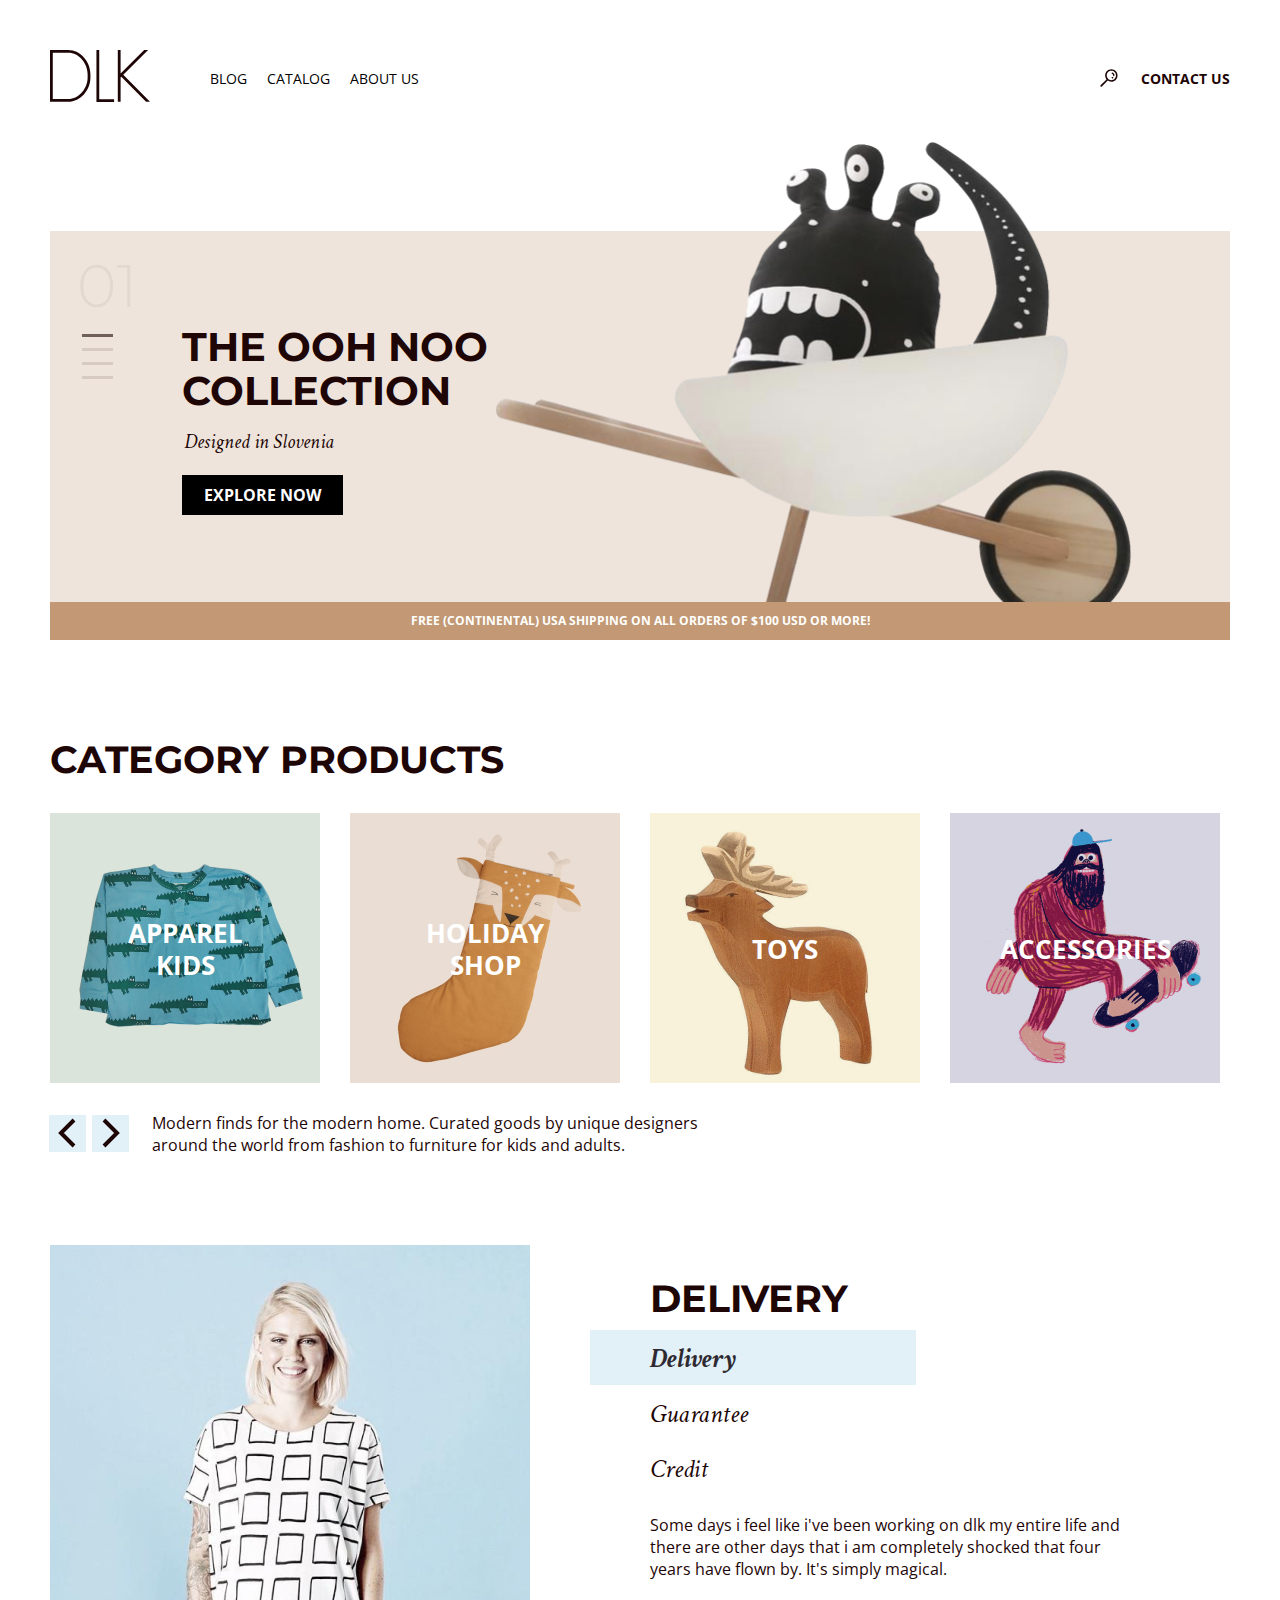
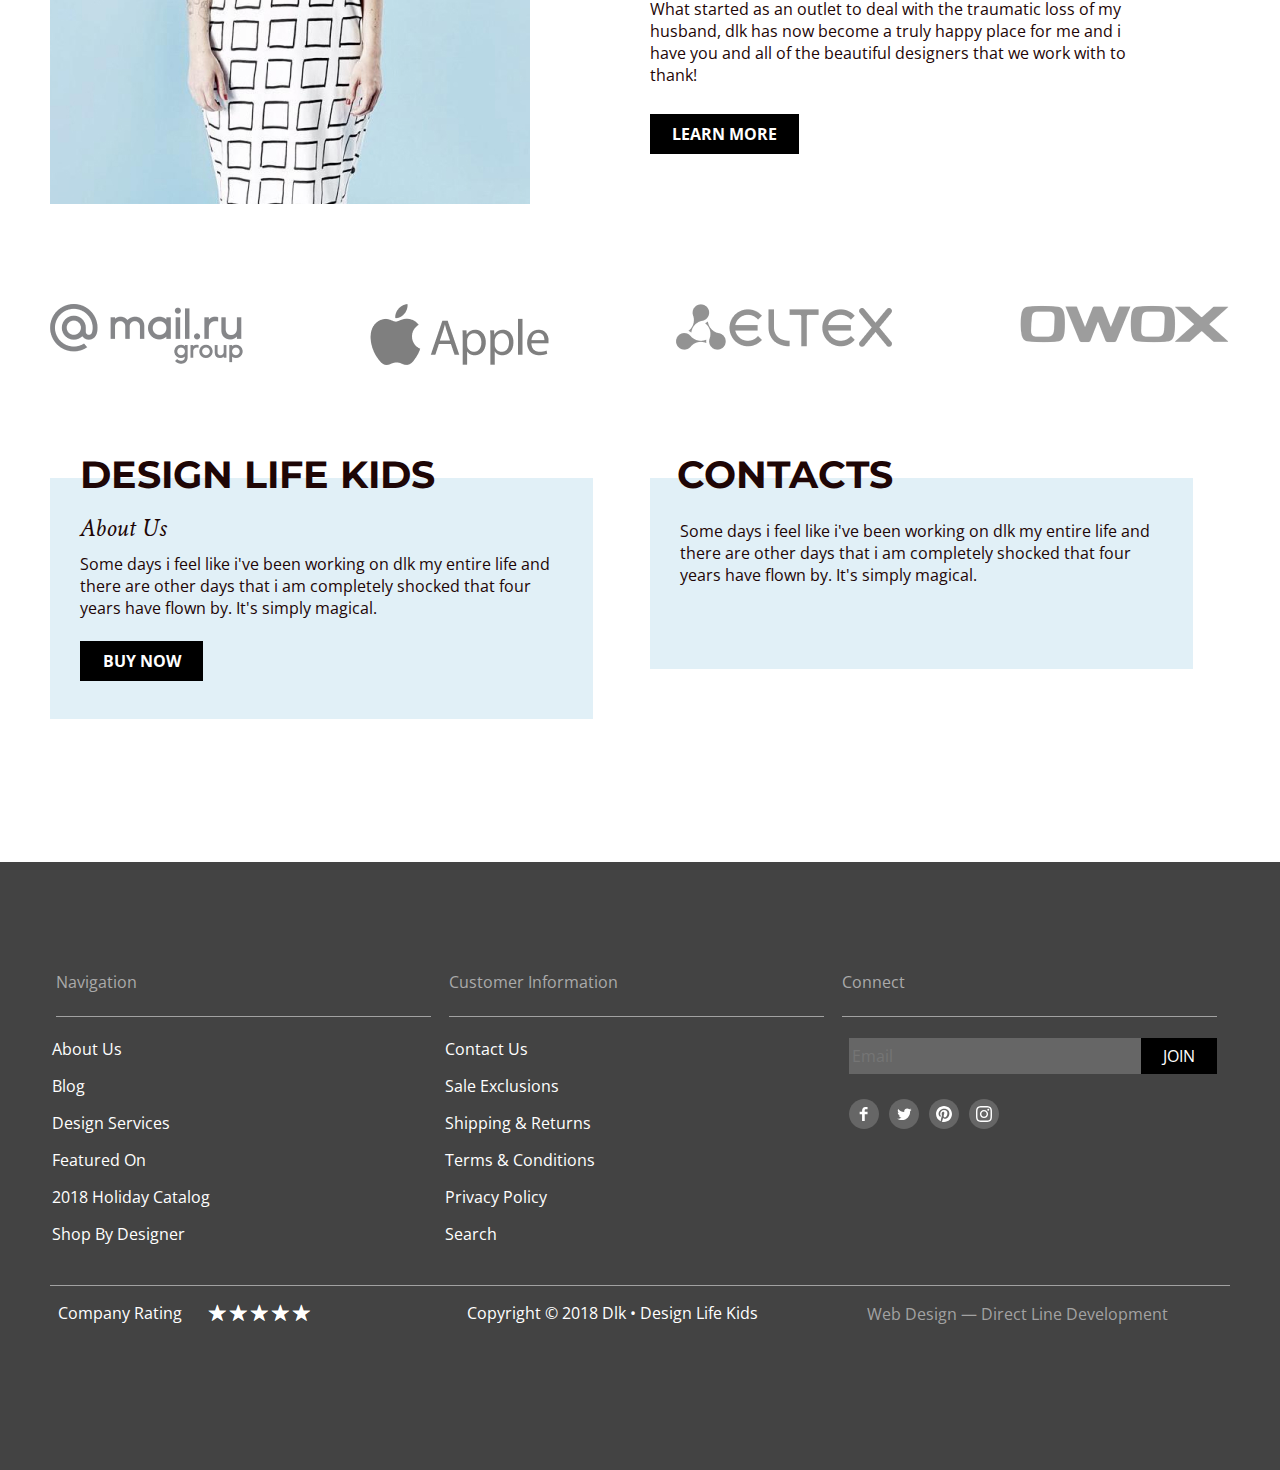
<file: index.html>
<!DOCTYPE html>
<html lang="en">
<head>
    <meta charset="UTF-8">
    <title>Main page</title>
    <link rel="stylesheet" href="css/normalize.css">
    <link rel="stylesheet" href="css/common.min.css">
    <link rel="stylesheet" href="css/style.min.css">
    <link rel="preconnect" href="https://fonts.gstatic.com">    
    <link href="https://fonts.googleapis.com/css2?family=Crimson+Text:ital,wght@1,400;1,700&family=Montserrat:wght@700&family=Open+Sans:wght@400;700&display=swap" rel="stylesheet">
</head>
<body class="main-page">
    <header class="header container">
        <a href="#">
            <svg class="header-logo" width="100" height="52" viewBox="0 0 100 52" fill="none" xmlns="http://www.w3.org/2000/svg">
                <path fill-rule="evenodd" clip-rule="evenodd" d="M0 0H18.1129C31.1202 0 40.4058 12.3713 40.4058 24.0356V27.7332C40.4058 39.3974 31.1202 51.7689 18.1129 51.7689H0V0ZM37.6192 24.0356C37.6192 13.5132 29.2167 2.77333 18.1129 2.77333H2.78661V48.9956H18.1129C29.2167 48.9956 37.6192 38.2557 37.6192 27.7333V24.0356Z" fill="#1E0606"/>
                <path d="M46.4435 0H49.2301V49.2267H64.092V52H46.4435V0Z" fill="#1E0606"/>
                <path d="M67.8074 0V51.7689H70.5941V27.3833L71.278 26.7025L96.0884 51.7689H100L73.2485 24.7414L98.1084 0H94.1675L70.5941 23.4612V0H67.8074Z" fill="#1E0606"/> 
            </svg>
        </a>
        <nav class="header-nav">
            <ul class="outline header-list">
                <li class="header-item"><a href="blog.html">Blog</a></li> 
                <li class="header-item"><a href="catalog.html">Catalog</a></li>
                <li class="header-item"><a href="#">About us</a></li>       
            </ul>
        </nav>
        <svg  tabindex="0" class="header-search" width="24" height="24" viewBox="0 0 24 24" fill="none" xmlns="http://www.w3.org/2000/svg">
            <path d="M14.365 3.26001C10.945 3.26001 8.16497 6.08001 8.16497 9.52001C8.16497 10.98 8.66497 12.3 9.48497 13.38L3.60498 19.32C3.26498 19.68 3.26498 20.24 3.60498 20.58C3.78498 20.76 4.00498 20.84 4.22498 20.84C4.46498 20.84 4.68497 20.76 4.86497 20.58L10.745 14.62C11.765 15.36 13.005 15.78 14.345 15.78C17.765 15.78 20.545 12.96 20.545 9.52001C20.565 6.06001 17.785 3.26001 14.365 3.26001ZM14.365 14.2C11.825 14.2 9.76497 12.1 9.76497 9.52001C9.76497 6.94001 11.825 4.84001 14.365 4.84001C16.905 4.84001 18.965 6.94001 18.965 9.52001C18.965 12.1 16.905 14.2 14.365 14.2ZM17.465 9.60001C17.425 9.94001 17.125 10.2 16.785 10.2C16.745 10.2 16.725 10.2 16.685 10.2C16.305 10.14 16.045 9.80001 16.085 9.42001C16.225 8.38001 15.065 7.84001 15.005 7.82001C14.665 7.66001 14.505 7.24001 14.665 6.90001C14.825 6.56001 15.225 6.40001 15.585 6.54001C15.665 6.56001 17.745 7.52001 17.465 9.60001ZM16.005 11.12C16.145 11.26 16.245 11.48 16.245 11.68C16.245 11.9 16.165 12.1 16.005 12.24C15.865 12.38 15.645 12.48 15.445 12.48C15.245 12.48 15.025 12.4 14.885 12.24C14.745 12.1 14.645 11.88 14.645 11.68C14.645 11.48 14.725 11.26 14.885 11.12C15.025 10.98 15.245 10.88 15.445 10.88C15.645 10.88 15.845 10.96 16.005 11.12Z" fill="#1E0606"/>
        </svg>
        <a class="header-contacts" href="contact.html">Contact us</a>
    </header>
    <main>
        <section class="slider container">                   
           <div class="slider-content" tabindex="0">             
                <div class="toggle-content" tabindex="0">
                    <div class="toggle-number">
                    <svg width="51" height="44" viewBox="0 0 51 44" fill="none" xmlns="http://www.w3.org/2000/svg">
                        <path d="M16.74 43.3C13.54 43.3 10.68 42.44 8.16 40.72C5.68 38.96 3.74 36.48 2.34 33.28C0.98 30.08 0.3 26.32 0.3 22C0.3 17.68 0.98 13.92 2.34 10.72C3.74 7.52 5.68 5.06 8.16 3.34C10.68 1.58 13.54 0.699997 16.74 0.699997C19.94 0.699997 22.78 1.58 25.26 3.34C27.78 5.06 29.72 7.52 31.08 10.72C32.48 13.92 33.18 17.68 33.18 22C33.18 26.32 32.48 30.08 31.08 33.28C29.72 36.48 27.78 38.96 25.26 40.72C22.78 42.44 19.94 43.3 16.74 43.3ZM16.74 40.48C19.38 40.48 21.7 39.76 23.7 38.32C25.74 36.84 27.32 34.72 28.44 31.96C29.56 29.16 30.12 25.84 30.12 22C30.12 18.16 29.56 14.86 28.44 12.1C27.32 9.3 25.74 7.18 23.7 5.74C21.7 4.26 19.38 3.52 16.74 3.52C14.1 3.52 11.76 4.26 9.72 5.74C7.72 7.18 6.16 9.3 5.04 12.1C3.92 14.86 3.36 18.16 3.36 22C3.36 25.84 3.92 29.16 5.04 31.96C6.16 34.72 7.72 36.84 9.72 38.32C11.76 39.76 14.1 40.48 16.74 40.48ZM50.2936 0.999997V43H47.2336V3.76H36.9736V0.999997H50.2936Z" fill="#1E0606" fill-opacity="0.05"/>
                        </svg>
                    </div>  
                 <ul class="toggle-list">
                    <li class="toggle-item"> 
                        <svg width="31" height="3" viewBox="0 0 31 3" fill="none" xmlns="http://www.w3.org/2000/svg">
                            <rect width="30.9994" height="3" fill="#1E0606" fill-opacity="0.6"/>
                            </svg>
                     </li>
                     <li class="toggle-item">
                        <svg width="31" height="3" viewBox="0 0 31 3" fill="none" xmlns="http://www.w3.org/2000/svg">
                            <rect width="30.9994" height="3" fill="#D6CAC2"/>
                            </svg>
                     </li>
                     <li class="toggle-item">
                        <svg width="31" height="3" viewBox="0 0 31 3" fill="none" xmlns="http://www.w3.org/2000/svg">
                            <rect width="30.9994" height="3" fill="#D6CAC2"/>
                            </svg>
                     </li>
                     <li class="toggle-item">
                        <svg width="31" height="3" viewBox="0 0 31 3" fill="none" xmlns="http://www.w3.org/2000/svg">
                            <rect width="30.9994" height="3" fill="#D6CAC2"/>
                            </svg>
                     </li>
                 </ul>
             </div>                     
            <div class="slider-first-block" tabindex="0">  
                <h1 class="page-title slider-title">THE OOH NOO COLLECTION</h1>
                <p class="slider-item">Designed in Slovenia</p>
                <button class=" button slider-btn slider-js">EXPLORE NOW</button>
            </div>   
                <img class="slider-img" src="images/slider1.png" alt="">
            </div>
            <p class="slider-info">Free (continental) USA shipping on all orders of $100 USD or more!
            </p>                                 
        </section>
        <section class="products container">
                <h2 class="page-title-two products-title">Category Products</h2>
                <ul class="outline products-list">
                <li class="products-item">      
                    <div class="container-link" tabindex="0">
                        <a href="#">
                        <img class="products-img-one" src= "images/prod1.jpg" alt="" width="280" height="270">
                        <p class="title-link">APPAREL KIDS</p>
                        </a>
                    </div>
                </li>
                <li class="products-item">
                <div class="container-link" tabindex="0"> 
                    <a href="#">
                        <img class="products-img-two" src="images/prod2.jpg" alt="" width="280" height="270">
                        <p class="title-link">HOLIDAY SHOP</p>
                    </a>
                    </div>
                </li>
                <li class="products-item">
                    <div class="container-link" tabindex="0">
                    <a href="toys.html">
                        <img class="products-img-three" src="images/prod3.jpg" alt="" width="280" height="270">
                        <p class="title-link">TOYS</p>
                    </a>
                    </div>
                </li>
                <li class="products-item">
                    <div class="container-link" tabindex="0">
                    <a href="#">
                        <img class="products-img-four" src="images/prod4.jpg" alt="" width="280" height="270">
                        <p class="title-link">ACCESSORIES</p>
                    </a>
                </div>
                </li>
            </ul>
            <div class="products-info" tabindex="0">
                <button class="btn-control">  
                    <svg width="37" height="37" viewBox="0 0 37 37" fill="none" xmlns="http://www.w3.org/2000/svg">
                        <rect width="37" height="37" fill="#70BBDC" fill-opacity="0.2"/>
                        <path d="M25 5L12 18L25 31" stroke="#1E0606" stroke-width="4"/>
                        </svg>                                         
                </button>
                <button class="btn-control"> 
                    <svg width="37" height="37" viewBox="0 0 37 37" fill="none" xmlns="http://www.w3.org/2000/svg">
                        <rect width="37" height="37" fill="#70BBDC" fill-opacity="0.2"/>
                        <path d="M12 5L25 18L12 31" stroke="#1E0606" stroke-width="4"/>
                        </svg>                                      
                </button>                
            <div tabindex="0">
                <p class="info_item">Modern finds for the modern home. Curated goods by unique designers around the world from fashion to furniture for kids and adults.</p>
            </div>
        </div>   
        </section>          
        <section class="delivery container">
            <img class="delivery-img" src="images/delivery.jpg" alt="" width="480" height="559">
            <div class="delivery-info" tabindex="0">
                <h2 class=" page-title-two delivery-title">Delivery</h2>
                <div class="delivery-tabs" tabindex="0">                    
                        <p class="tabs-item checked">Delivery</p>                    
                        <p class="tabs-item">Guarantee</p>                    
                        <p class="tabs-item">Credit</p>
                        <p class="tabs-item-content-one">Some days i feel like i've been working on dlk my entire life and there are other days that i am completely shocked that four years have flown by. It's simply magical.
                        </p>
                        <p class="tabs-item-content-two">What started as an outlet to deal  with the traumatic loss of my husband, dlk has now become a truly happy place for me and i have you and all of the beautiful designers that we work with to thank!                            
                        </p>                    
                </div>
                <button class="button delivery-btn">LEARN MORE</button>
            </div>
        </section>
        <section class="brands container">
            <h2 class="hidden">Brands</h2>
            <ul class="outline brands-list">
                <li class="brands-item"><img src="images/brand1.png" alt="" width="193" height="60"></li>
                <li class="brands-item"><img src="images/brand2.png" alt="" width="179" height="61"></li>
                <li class="brands-item"><img src="images/brand3.png" alt="" width="216" height="46"></li>
                <li class="brands-item"><img src="images/brand4.png" alt="" width="211" height="40"></li>
            </ul>    
        </section>
        <section class="about container">
            <div class="about-content" tabindex="0">
                <h2 class="page-title-two about-title">Design Life Kids</h2>
                <h3 class="about-title-second">About Us</h3>
                <p class="about-item">Some days i feel like i've been working on dlk my entire life and there are other days that i am completely shocked that four years have flown by. It's simply magical. 
                </p>
                <a href="#" class="button about-btn">buy now</a>
            </div>        
        <div class="contacts-content" tabindex="0">
                <h2 class="page-title-two contacts-title">Contacts</h2>
                <p class="contacts-item">Some days i feel like i've been working on dlk my entire life and there are other days that i am completely shocked that four years have flown by. It's simply magical.                     
                </p>
                <iframe class="map" src="https://yandex.ru/map-widget/v1/?um=constructor%3Ae975d5d0230c97fc17fe4170bcd64da9bd5d640035324b55dcba715d358a7b22&amp;source=constructor" width="483" height="196"></iframe>
        </div>
    </section>
    </main>
    <footer class="footer wrapper">
    <div class="footer-content container" tabindex="0">
        <div class="footer-first-block" tabindex="0">
            <div class="footer-block-item" tabindex="0">
                <h4>Navigation</h4>
                <nav class="footer-nav">
                    <ul class="outline footer-list">
                        <li class="footer-item"><a class="footer-link" href="#">About Us</a></li> 
                        <li class="footer-item"><a class="footer-link" href="#">Blog</a></li>
                        <li class="footer-item"><a class="footer-link" href="#">Design Services</a></li>
                        <li class="footer-item"><a class="footer-link" href="#">Featured On</a></li> 
                        <li class="footer-item"><a class="footer-link" href="#">2018 Holiday Catalog</a></li>
                        <li class="footer-item"><a class="footer-link" href="#">Shop By Designer</a></li>
                    </ul>
                </nav>
            </div>
        <div class="footer-block-item" tabindex="0">
            <h4>Customer Information</h4>
            <nav class="footer-nav">
                <ul class="outline footer-list">
                    <li class="footer-item"><a class="footer-link" href="#">Contact Us</a></li> 
                    <li class="footer-item"><a class="footer-link" href="#">Sale Exclusions</a></li>
                    <li class="footer-item"><a class="footer-link" href="#">Shipping & Returns</a></li>
                    <li class="footer-item"><a class="footer-link" href="#">Terms & Conditions</a></li> 
                    <li class="footer-item"><a class="footer-link" href="#">Privacy Policy</a></li>
                    <li class="footer-item"><a class="footer-link" href="#">Search</a></li>       
                </ul>
            </nav>
        </div>
        <div class="footer-block-item item_block" tabindex="0">
            <h4>Connect</h4>
            <form class="form-container" action="#" method="POST">
                <input name="mail" type="email" placeholder="Email">
                <button class="footer-btn" type="submit">Join</button>
            </form>  
                <ul class="outline social-list">
                <li class="social-item"><a class="social-link" href="#" target="_blanK">
                    <svg width="30" height="30" viewBox="0 0 30 30" fill="none" xmlns="http://www.w3.org/2000/svg">
                        <path fill-rule="evenodd" clip-rule="evenodd" d="M0 15C0 6.71573 6.71573 0 15 0C23.2843 0 30 6.71573 30 15C30 23.2843 23.2843 30 15 30C6.71573 30 0 23.2843 0 15Z" fill="#666666"/>
                        <path fill-rule="evenodd" clip-rule="evenodd" d="M18.5527 10.3672H16.2967C16.0307 10.3672 15.7337 10.7172 15.7337 11.1852V12.8142H18.5527V15.1352H15.7337V22.1052H13.0707V15.1352H10.6577V12.8142H13.0707V11.4472C13.0707 9.48823 14.4317 7.89423 16.2967 7.89423H18.5527V10.3672Z" fill="white"/>
                    </svg>
                    </a>
                </li>
                <li class="social-item"><a class="social-link" href="#" target="_blanK">
                    <svg width="30" height="30" viewBox="0 0 30 30" fill="none" xmlns="http://www.w3.org/2000/svg">
                        <path fill-rule="evenodd" clip-rule="evenodd" d="M0 15C0 6.71573 6.71573 0 15 0C23.2843 0 30 6.71573 30 15C30 23.2843 23.2843 30 15 30C6.71573 30 0 23.2843 0 15Z" fill="#666666"/>
                        <path fill-rule="evenodd" clip-rule="evenodd" d="M21.1006 12.2891C21.1056 12.4161 21.1096 12.5431 21.1096 12.6721C21.1096 16.5761 18.1366 21.0781 12.7026 21.0781C11.0346 21.0781 9.48058 20.5881 8.17358 19.7501C8.40658 19.7771 8.64158 19.7911 8.87958 19.7911C10.2636 19.7911 11.5376 19.3181 12.5486 18.5251C11.2556 18.5021 10.1656 17.6481 9.78758 16.4751C9.96858 16.5101 10.1546 16.5271 10.3446 16.5271C10.6136 16.5271 10.8746 16.4921 11.1226 16.4241C9.77158 16.1521 8.75158 14.9591 8.75158 13.5271V13.4901C9.15058 13.7111 9.60758 13.8441 10.0916 13.8591C9.29858 13.3301 8.77758 12.4261 8.77758 11.4001C8.77758 10.8591 8.92258 10.3521 9.17658 9.91612C10.6326 11.7031 12.8106 12.8791 15.2656 13.0021C15.2156 12.7851 15.1906 12.5601 15.1906 12.3281C15.1906 10.6971 16.5126 9.37512 18.1446 9.37512C18.9936 9.37512 19.7616 9.73212 20.2996 10.3071C20.9736 10.1761 21.6056 9.93012 22.1766 9.59012C21.9556 10.2811 21.4886 10.8591 20.8766 11.2251C21.4746 11.1541 22.0446 10.9961 22.5756 10.7601C22.1776 11.3521 21.6776 11.8731 21.1006 12.2891Z" fill="white"/>
                    </svg>
                    </a>
                </li>
                <li class="social-item"><a class="social-link" href="#" target="_blanK">
                    <svg width="30" height="30" viewBox="0 0 30 30" fill="none" xmlns="http://www.w3.org/2000/svg">
                        <path fill-rule="evenodd" clip-rule="evenodd" d="M0 15C0 6.71573 6.71573 0 15 0C23.2843 0 30 6.71573 30 15C30 23.2843 23.2843 30 15 30C6.71573 30 0 23.2843 0 15Z" fill="#666666"/>
                        <path fill-rule="evenodd" clip-rule="evenodd" d="M15.0005 7C10.5825 7 7 10.5816 7 15.0005C7 18.2754 8.97001 21.0902 11.7896 22.3273C11.767 21.7694 11.7858 21.0977 11.9279 20.49C12.0821 19.8408 12.9571 16.1313 12.9571 16.1313C12.9571 16.1313 12.7021 15.6205 12.7021 14.865C12.7021 13.6796 13.3898 12.7943 14.245 12.7943C14.9722 12.7943 15.3241 13.3409 15.3241 13.9957C15.3241 14.7267 14.8575 15.8208 14.6176 16.8341C14.4172 17.6836 15.0428 18.3751 15.8801 18.3751C17.3957 18.3751 18.4165 16.4286 18.4165 14.1218C18.4165 12.3691 17.2358 11.0567 15.088 11.0567C12.6617 11.0567 11.1498 12.8658 11.1498 14.8866C11.1498 15.5847 11.3549 16.0758 11.6767 16.4559C11.8253 16.6318 11.8451 16.7014 11.7914 16.9027C11.7538 17.0486 11.6654 17.4042 11.6287 17.5444C11.5751 17.7466 11.4114 17.82 11.2288 17.7448C10.1102 17.2885 9.58999 16.0645 9.58999 14.6881C9.58999 12.4161 11.5064 9.68972 15.3072 9.68972C18.3619 9.68972 20.3724 11.9015 20.3724 14.2732C20.3724 17.4117 18.6282 19.7562 16.0551 19.7562C15.1924 19.7562 14.3795 19.2895 14.1011 18.7599C14.1011 18.7599 13.6363 20.6029 13.5385 20.9585C13.3691 21.5747 13.037 22.1919 12.7332 22.6717C13.4529 22.8843 14.213 23 15.0005 23C19.4184 23 23 19.4184 23 15.0005C23 10.5816 19.4184 7 15.0005 7Z" fill="white"/>
                    </svg>
                    </a>
                </li>
                <li class="social-item"><a class="social-link" href="#" target="_blanK">
                    <svg width="30" height="30" viewBox="0 0 30 30" fill="none" xmlns="http://www.w3.org/2000/svg">
                        <path fill-rule="evenodd" clip-rule="evenodd" d="M0 15C0 6.71573 6.71573 0 15 0C23.2843 0 30 6.71573 30 15C30 23.2843 23.2843 30 15 30C6.71573 30 0 23.2843 0 15Z" fill="#666666"/>
                        <path fill-rule="evenodd" clip-rule="evenodd" d="M15 7C12.8273 7 12.5549 7.0092 11.7016 7.04813C10.8501 7.08697 10.2686 7.22223 9.7597 7.42C9.23363 7.62443 8.7875 7.89797 8.3427 8.3427C7.89797 8.7875 7.62443 9.23363 7.42 9.7597C7.22223 10.2686 7.08697 10.8501 7.04813 11.7016C7.0092 12.5549 7 12.8273 7 15C7 17.1727 7.0092 17.4451 7.04813 18.2984C7.08697 19.1499 7.22223 19.7314 7.42 20.2403C7.62443 20.7664 7.89797 21.2125 8.3427 21.6573C8.7875 22.102 9.23363 22.3756 9.7597 22.58C10.2686 22.7778 10.8501 22.913 11.7016 22.9519C12.5549 22.9908 12.8273 23 15 23C17.1727 23 17.4451 22.9908 18.2984 22.9519C19.1499 22.913 19.7314 22.7778 20.2403 22.58C20.7664 22.3756 21.2125 22.102 21.6573 21.6573C22.102 21.2125 22.3756 20.7664 22.58 20.2403C22.7778 19.7314 22.913 19.1499 22.9519 18.2984C22.9908 17.4451 23 17.1727 23 15C23 12.8273 22.9908 12.5549 22.9519 11.7016C22.913 10.8501 22.7778 10.2686 22.58 9.7597C22.3756 9.23363 22.102 8.7875 21.6573 8.3427C21.2125 7.89797 20.7664 7.62443 20.2403 7.42C19.7314 7.22223 19.1499 7.08697 18.2984 7.04813C17.4451 7.0092 17.1727 7 15 7ZM15 8.44143C17.1361 8.44143 17.3891 8.4496 18.2327 8.4881C19.0127 8.52367 19.4363 8.65397 19.7182 8.76353C20.0916 8.90867 20.3581 9.08203 20.638 9.362C20.918 9.6419 21.0913 9.9084 21.2365 10.2818C21.346 10.5637 21.4763 10.9873 21.5119 11.7673C21.5504 12.6109 21.5586 12.8639 21.5586 15C21.5586 17.1361 21.5504 17.3891 21.5119 18.2327C21.4763 19.0127 21.346 19.4363 21.2365 19.7182C21.0913 20.0916 20.918 20.3581 20.638 20.638C20.3581 20.918 20.0916 21.0913 19.7182 21.2365C19.4363 21.346 19.0127 21.4763 18.2327 21.5119C17.3892 21.5504 17.1363 21.5586 15 21.5586C12.8637 21.5586 12.6108 21.5504 11.7673 21.5119C10.9873 21.4763 10.5637 21.346 10.2818 21.2365C9.9084 21.0913 9.64193 20.918 9.36197 20.638C9.08207 20.3581 8.90867 20.0916 8.76353 19.7182C8.65397 19.4363 8.52367 19.0127 8.4881 18.2327C8.4496 17.3891 8.44143 17.1361 8.44143 15C8.44143 12.8639 8.4496 12.6109 8.4881 11.7673C8.52367 10.9873 8.65397 10.5637 8.76353 10.2818C8.90867 9.9084 9.08203 9.6419 9.36197 9.362C9.64193 9.08203 9.9084 8.90867 10.2818 8.76353C10.5637 8.65397 10.9873 8.52367 11.7673 8.4881C12.6109 8.4496 12.8639 8.44143 15 8.44143ZM10.8919 15C10.8919 12.7311 12.7311 10.8919 15 10.8919C17.2689 10.8919 19.1081 12.7311 19.1081 15C19.1081 17.2689 17.2689 19.1081 15 19.1081C12.7311 19.1081 10.8919 17.2689 10.8919 15ZM15 17.6667C13.5272 17.6667 12.3333 16.4728 12.3333 15C12.3333 13.5272 13.5272 12.3333 15 12.3333C16.4728 12.3333 17.6667 13.5272 17.6667 15C17.6667 16.4728 16.4728 17.6667 15 17.6667ZM19.2704 11.6896C19.8006 11.6896 20.2304 11.2598 20.2304 10.7296C20.2304 10.1994 19.8006 9.76957 19.2704 9.76957C18.7402 9.76957 18.3104 10.1994 18.3104 10.7296C18.3104 11.2598 18.7402 11.6896 19.2704 11.6896Z" fill="white"/>
                    </svg>
                    </a>
                </li>
            </ul>
        </div>
    </div>
    <div class="footer-second-block" tabindex="0">   
        <div class="footer-copyright" tabindex="0">
            <div class="rating-item" tabindex="0">
                <p>Company Rating</p>
            </div>            
                <div class="rating-wrapper" tabindex="0">        
                    <div class="rating-wrapper-items" tabindex="0">
                      <input class="rating-wrapper-item" type="radio" name="radio" id="rating-item-5" value="5">
                      <label class="rating-wrapper-label" for="rating-item-5"  tabindex="0"></label>
                
                      <input class="rating-wrapper-item" type="radio" name="radio" id="rating-item-4" value="4">
                      <label class="rating-wrapper-label" for="rating-item-4"  tabindex="0"></label>
                
                      <input class="rating-wrapper-item" type="radio" name="radio" id="rating-item-3" value="3">
                      <label class="rating-wrapper-label" for="rating-item-3"  tabindex="0"></label>
                
                      <input class="rating-wrapper-item" type="radio" name="radio" id="rating-item-2" value="2">
                      <label class="rating-wrapper-label" for="rating-item-2"  tabindex="0"></label>
                
                      <input class="rating-wrapper-item" type="radio" name="radio" id="rating-item-1" value="1">
                      <label class="rating-wrapper-label" for="rating-item-1"  tabindex="0"></label>
                </div>                 
            </div>   
            <div class="copyright-item" tabindex="0">   
                <p>Copyright © 2018 Dlk • Design Life Kids</p>
            </div> 
            <div class="copyright-item-link" tabindex="0">
                <a class="copyright-link" href="https://directline.digital/"> Web Design — Direct Line Development</a>
            </div>
        </div>
    </div>
</div>
</footer>

    
<div class="popup-overlay" tabindex="0"></div>
    <div class="popup-form" tabindex="0">
        <h2 class="hidden">Modal window</h2>
        <button class="popup-close"><svg width="15" height="15" viewBox="0 0 15 15" fill="none" xmlns="http://www.w3.org/2000/svg">
            <path d="M2.21902 14.6113C1.70029 15.1295 0.893368 15.1295 0.374636 14.6113C0.11527 14.3522 -6.13512e-07 14.0355 -5.9841e-07 13.69C-5.83308e-07 13.3445 0.11527 13.0278 0.374636 12.7687L5.64841 7.5L0.374637 2.23127C0.115271 1.97215 -7.23629e-08 1.65547 -5.72611e-08 1.30998C-4.21593e-08 0.964491 0.115271 0.647806 0.374637 0.388689C0.893369 -0.129545 1.70029 -0.129545 2.21902 0.388689L7.4928 5.65738L12.7666 0.38869C13.2853 -0.129545 14.0922 -0.129545 14.611 0.38869C15.1297 0.906924 15.1297 1.71304 14.611 2.23127L9.33718 7.5L14.611 12.7687C15.1297 13.287 15.1297 14.0931 14.611 14.6113C14.0922 15.1295 13.2853 15.1295 12.7666 14.6113L7.4928 9.34258L2.21902 14.6113Z" fill="white"/>
            </svg>
            </button>
        <form action="#" method="POST" class="contact-form">
            <fieldset class="contact-container">
                <div class="form-name" tabindex="0">
                    <label for="form-name" class="form-label" tabindex="0">Name</label>
                    <input class="form-name form-input" id="form-name" type="text" name="name" placeholder="Ivan Ivanov">                    
                </div>
            </fieldset>
            <fieldset class="contact-wrapper">
                <div class="contact-wrapper contact-block" tabindex="0">  
                    <label for="form-phone" class="form-label">Phone</label>                  
                    <input id="form-phone" type="tel" name="phone" class="form-input" pattern="+7 (908) 296-13-78">                   
                </div>
                <div class="contact-wrapper contact-block" tabindex="0">   
                    <label for="form-email" class="form-label">Email</label>                 
                    <input id="form-email" type="text" name="email" class="form-input">                    
                </div>
            </fieldset>
            <fieldset class="contact-wrapper">
                <div tabindex="0">
                    <label for="form-message" class="form-label">Message</label>                    
                    <textarea id="form-message" name="message" class="form-textarea" cols="30" rows="5"></textarea>                    
                </div>
            </fieldset>
            <fieldset>
                <div class="checkbox-agreement" tabindex="0">
                    <input class="input"  id="form-agreement" type="checkbox" name="agreement">
                    <label  for="form-agreement" class="checkbox-label"><span>By clicking on the button, you consent to the processing of your personal data</span></label>
                </div>
            </fieldset>
            <button class="button" type="submit">Submit</button>
        </form>
    </div>
    <script src="js/script.min.js"></script>
</body>
</html>
</file>
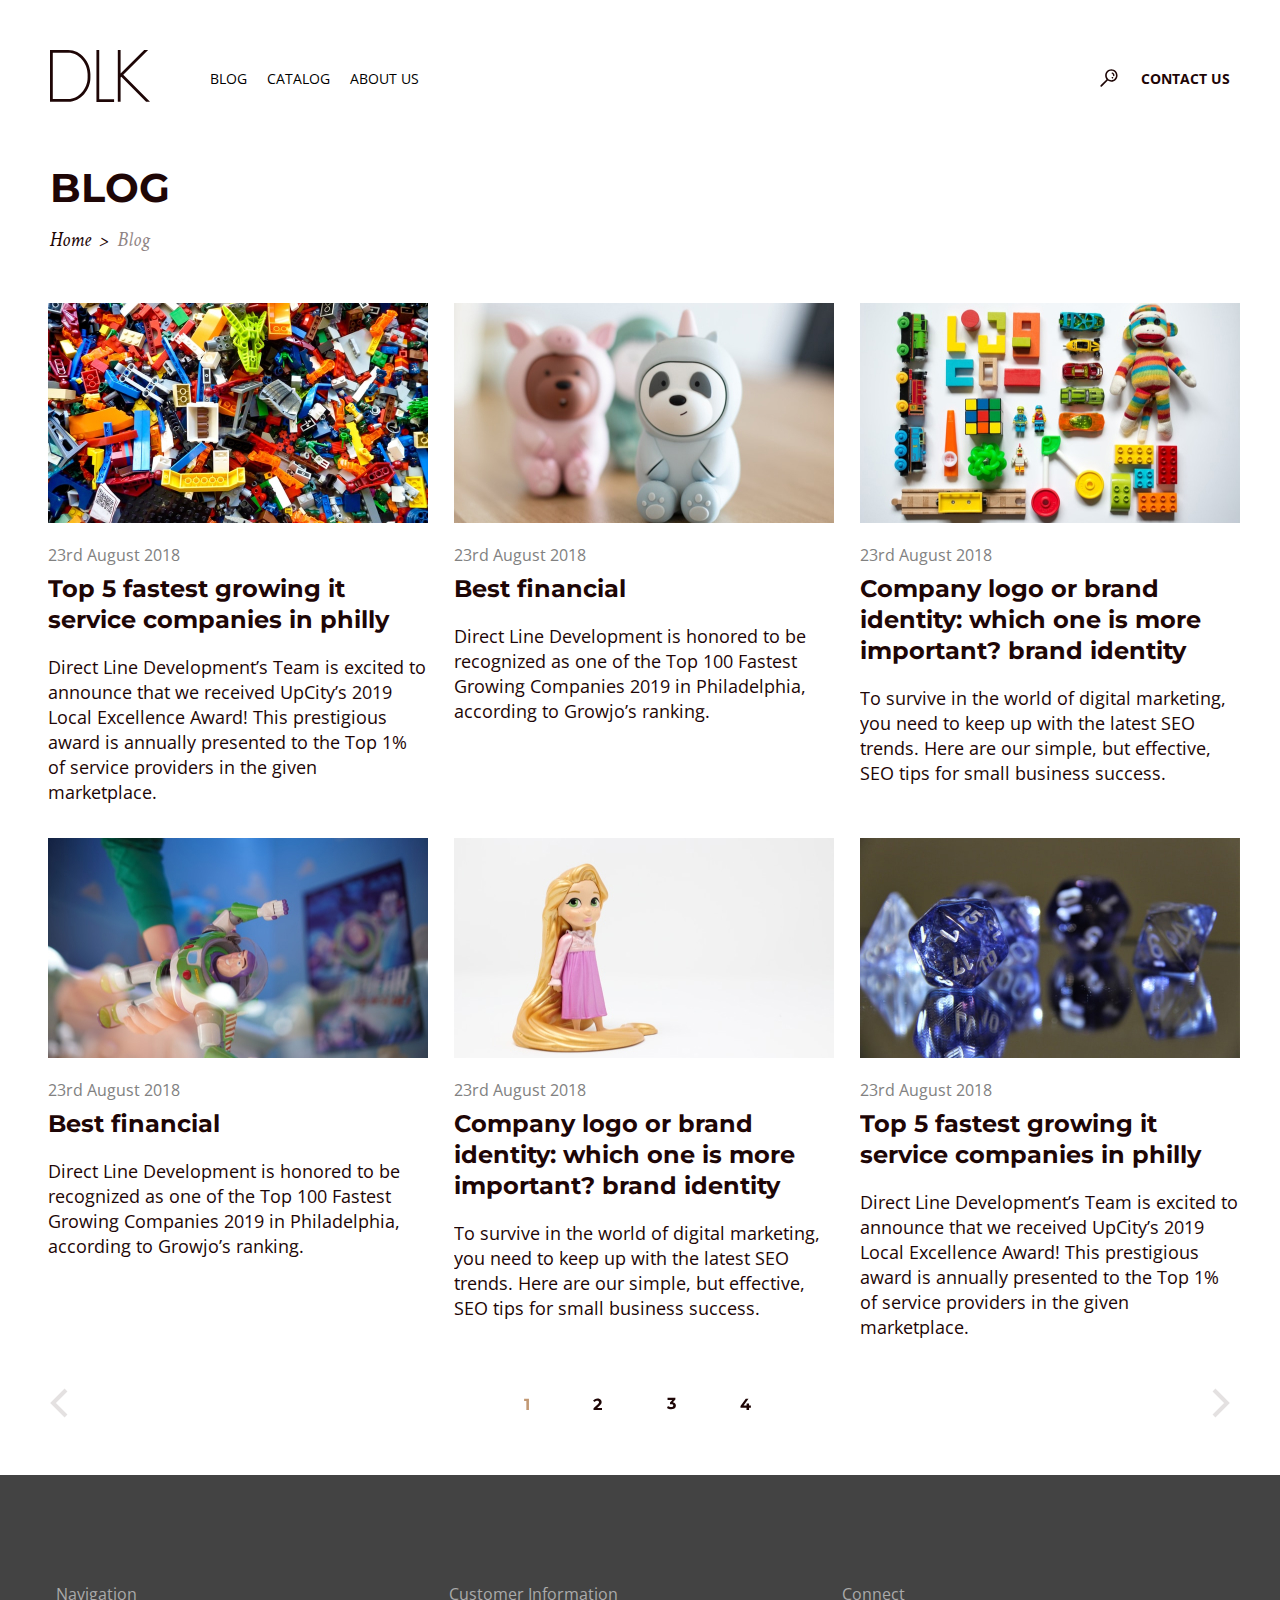
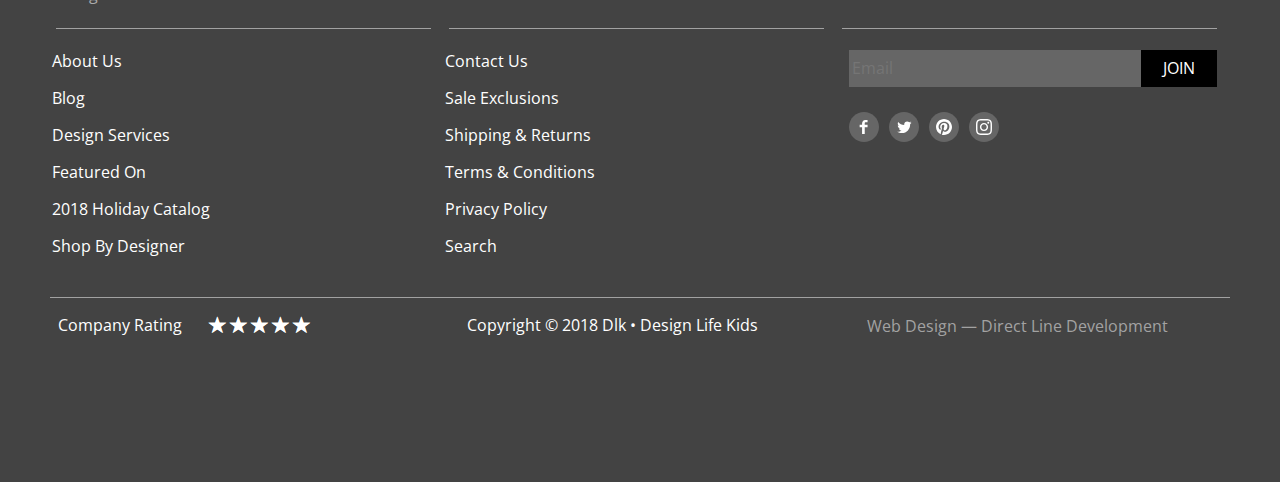
<file: blog.html>
<!DOCTYPE html>
<html lang="en">
<head>
    <meta charset="UTF-8">
    <title>Blog</title>
    <link rel="stylesheet" href="css/normalize.css">
    <link rel="stylesheet" href="css/common.min.css">
    <link rel="stylesheet" href="css/blog.min.css">
    <link rel="preconnect" href="https://fonts.gstatic.com">    
    <link href="https://fonts.googleapis.com/css2?family=Crimson+Text:ital,wght@1,400;1,700&family=Montserrat:wght@700&family=Open+Sans:wght@400;700&display=swap" rel="stylesheet">
</head>
<body>
    <header class="header container">
        <a href="#">
            <svg class="header-logo" width="100" height="52" viewBox="0 0 100 52" fill="none" xmlns="http://www.w3.org/2000/svg">
                <path fill-rule="evenodd" clip-rule="evenodd" d="M0 0H18.1129C31.1202 0 40.4058 12.3713 40.4058 24.0356V27.7332C40.4058 39.3974 31.1202 51.7689 18.1129 51.7689H0V0ZM37.6192 24.0356C37.6192 13.5132 29.2167 2.77333 18.1129 2.77333H2.78661V48.9956H18.1129C29.2167 48.9956 37.6192 38.2557 37.6192 27.7333V24.0356Z" fill="#1E0606"/>
                <path d="M46.4435 0H49.2301V49.2267H64.092V52H46.4435V0Z" fill="#1E0606"/>
                <path d="M67.8074 0V51.7689H70.5941V27.3833L71.278 26.7025L96.0884 51.7689H100L73.2485 24.7414L98.1084 0H94.1675L70.5941 23.4612V0H67.8074Z" fill="#1E0606"/> 
            </svg>
        </a>
        <nav class="header-nav">
            <ul class="outline header-list">
                <li class="header-item"><a href="#">Blog</a></li> 
                <li class="header-item"><a href="#">Catalog</a></li>
                <li class="header-item"><a href="#">About us</a></li>       
            </ul>
        </nav>
        <svg tabindex="0" class="header-search" width="24" height="24" viewBox="0 0 24 24" fill="none" xmlns="http://www.w3.org/2000/svg">
            <path d="M14.365 3.26001C10.945 3.26001 8.16497 6.08001 8.16497 9.52001C8.16497 10.98 8.66497 12.3 9.48497 13.38L3.60498 19.32C3.26498 19.68 3.26498 20.24 3.60498 20.58C3.78498 20.76 4.00498 20.84 4.22498 20.84C4.46498 20.84 4.68497 20.76 4.86497 20.58L10.745 14.62C11.765 15.36 13.005 15.78 14.345 15.78C17.765 15.78 20.545 12.96 20.545 9.52001C20.565 6.06001 17.785 3.26001 14.365 3.26001ZM14.365 14.2C11.825 14.2 9.76497 12.1 9.76497 9.52001C9.76497 6.94001 11.825 4.84001 14.365 4.84001C16.905 4.84001 18.965 6.94001 18.965 9.52001C18.965 12.1 16.905 14.2 14.365 14.2ZM17.465 9.60001C17.425 9.94001 17.125 10.2 16.785 10.2C16.745 10.2 16.725 10.2 16.685 10.2C16.305 10.14 16.045 9.80001 16.085 9.42001C16.225 8.38001 15.065 7.84001 15.005 7.82001C14.665 7.66001 14.505 7.24001 14.665 6.90001C14.825 6.56001 15.225 6.40001 15.585 6.54001C15.665 6.56001 17.745 7.52001 17.465 9.60001ZM16.005 11.12C16.145 11.26 16.245 11.48 16.245 11.68C16.245 11.9 16.165 12.1 16.005 12.24C15.865 12.38 15.645 12.48 15.445 12.48C15.245 12.48 15.025 12.4 14.885 12.24C14.745 12.1 14.645 11.88 14.645 11.68C14.645 11.48 14.725 11.26 14.885 11.12C15.025 10.98 15.245 10.88 15.445 10.88C15.645 10.88 15.845 10.96 16.005 11.12Z" fill="#1E0606"/>
        </svg>
        <a class="header-contacts" href="#">Contact us</a>
    </header>
    <main class="container">
        <h1 class="page-title blog-title">Blog</h1>
        <div class="breadcrumbs" tabindex="0">
            <ul class="breadcrumbs-list">
                <li class="breadcrumbs-item">
                <a class="breadcrumbs-link" href="#">Home</a>
                </li>
                <li class="breadcrumbs-item">
                <span class="breadcrumbs-link  current">Blog</span>
                </li>
            </ul>
        </div>
        <section class="posts">   
            <h2 class="hidden">Posts</h2> 
            <ul class="outline posts-list">
                <li  class="posts-item">
                   <article class="posts-content">   
                        <img class="posts-img-one" src="images/blog1.jpg" alt="" width="380" height="220">
                            <p class="posts-date">23rd August 2018</p>
                        <a href="#">
                            <h2 class="posts-title">Top 5 fastest growing it service companies in philly</h2>
                        </a>
                        <p class="posts-info">Direct Line Development’s Team is excited to announce that we received UpCity’s 2019 Local Excellence Award! This prestigious award is annually presented to the Top 1% of service providers in the given marketplace.        
                        </p>
                   </article>
                </li>
                <li  class="posts-item">
                    <article class="posts-content">
                        <img class="posts-img-two" src="images/blog2.jpg" alt="" width="380" height="220">
                        <p class="posts-date">23rd August 2018</p>
                        <a href="#">
                        <h2 class="posts-title">Best financial</h2>
                        </a>
                        <p class="posts-info">Direct Line Development is honored to be recognized as one of the Top 100 Fastest Growing Companies 2019 in Philadelphia, according to Growjo’s ranking.</p>
                    </article>
                </li>
                <li  class="posts-item">
                    <article class="posts-content">
                        <img class="posts-img-three" src="images/blog3.jpg" alt="" width="380" height="220">
                        <p class="posts-date">23rd August 2018</p>
                        <a href="#">
                        <h2 class="posts-title">Company logo or brand identity: which one is more important? brand identity</h2>
                        </a>
                        <p class="posts-info">To survive in the world of digital marketing, you need to keep up with the latest SEO trends. Here are our simple, but effective, SEO tips for small business success.</p>
                    </article>
                </li>
                <li  class="posts-item">
                    <article class="posts-content">
                        <img class="posts-img-four" src="images/blog4.jpg" alt="" width="380" height="220">
                        <p class="posts-date">23rd August 2018</p>
                        <a href="#">
                            <h2 class="posts-title">Best financial</h2>
                        </a>
                        <p class="posts-info">Direct Line Development is honored to be recognized as one of the Top 100 Fastest Growing Companies 2019 in Philadelphia, according to Growjo’s ranking.</p>
                    </article>
                </li>
                <li  class="posts-item">
                    <article class="posts-content">
                        <img class="posts-img-five" src="images/blog5.jpg" alt="" width="380" height="220">
                        <p class="posts-date">23rd August 2018</p>
                        <a href="#">
                        <h2 class="posts-title">Company logo or brand identity: which one is more important? brand identity</h2>
                        </a>
                        <p class="posts-info">To survive in the world of digital marketing, you need to keep up with the latest SEO trends. Here are our simple, but effective, SEO tips for small business success.</p>
                    </article>
                </li>
                <li  class="posts-item">
                    <article class="posts-content">
                        <img class="posts-img-six" src="images/blog6.jpg" alt="" width="380" height="220">
                        <p class="posts-date">23rd August 2018</p>
                        <a href="#">
                        <h2 class="posts-title">Top 5 fastest growing it service companies in philly</h2>
                        </a>
                        <p class="posts-info">Direct Line Development’s Team is excited to announce that we received UpCity’s 2019 Local Excellence Award! This prestigious award is annually presented to the Top 1% of service providers in the given marketplace.</p>
                    </article>
                </li>
            </ul>
            <div class="pagination" tabindex="0">               
                <a href="#">
                    <svg width="18" height="30" viewBox="0 0 18 30" fill="none" xmlns="http://www.w3.org/2000/svg">
                        <path d="M16 2L3 15L16 28" stroke="#1E0606" stroke-opacity="0.12" stroke-width="4"/>
                        </svg>
                </a>
                <nav class="pagination-nav">
                    <ul class="outline pagination-list">
                        <li class="pagination-item page-active"><a href="#"><svg width="5" height="12" viewBox="0 0 5 12" fill="none" xmlns="http://www.w3.org/2000/svg">
                            <path d="M4.944 0.799999V12H2.352V2.88H0.112V0.799999H4.944Z" fill="#C29974"/>
                            </svg> </a></li> 
                        <li class=" pagination-item"><a href="#"><svg width="9" height="12" viewBox="0 0 9 12" fill="none" xmlns="http://www.w3.org/2000/svg">
                            <path d="M8.992 9.888V12H0.528V10.32L4.848 6.24C5.30667 5.80267 5.616 5.42933 5.776 5.12C5.936 4.8 6.016 4.48533 6.016 4.176C6.016 3.728 5.86133 3.38667 5.552 3.152C5.25333 2.90667 4.81067 2.784 4.224 2.784C3.73333 2.784 3.29067 2.88 2.896 3.072C2.50133 3.25333 2.17067 3.53067 1.904 3.904L0.016 2.688C0.453333 2.03733 1.056 1.53067 1.824 1.168C2.592 0.794666 3.472 0.608 4.464 0.608C5.296 0.608 6.02133 0.746666 6.64 1.024C7.26933 1.29067 7.75467 1.67467 8.096 2.176C8.448 2.66667 8.624 3.248 8.624 3.92C8.624 4.528 8.496 5.09867 8.24 5.632C7.984 6.16533 7.488 6.77333 6.752 7.456L4.176 9.888H8.992Z" fill="#1E0606"/>
                            </svg> </a></li>
                        <li class=" pagination-item"><a href="#"><svg width="10" height="13" viewBox="0 0 10 13" fill="none" xmlns="http://www.w3.org/2000/svg">
                            <path d="M6.856 5.36C7.83733 5.52 8.58933 5.888 9.112 6.464C9.63467 7.02933 9.896 7.73333 9.896 8.576C9.896 9.22667 9.72533 9.82933 9.384 10.384C9.04267 10.928 8.52 11.3653 7.816 11.696C7.12267 12.0267 6.26933 12.192 5.256 12.192C4.46667 12.192 3.688 12.0907 2.92 11.888C2.16267 11.6747 1.51733 11.376 0.984 10.992L1.992 9.008C2.41867 9.328 2.90933 9.57867 3.464 9.76C4.02933 9.93067 4.60533 10.016 5.192 10.016C5.84267 10.016 6.35467 9.89333 6.728 9.648C7.10133 9.392 7.288 9.03467 7.288 8.576C7.288 7.65867 6.58933 7.2 5.192 7.2H4.008V5.488L6.312 2.88H1.544V0.799999H9.384V2.48L6.856 5.36Z" fill="#1E0606"/>
                            </svg> </a></li>  
                            <li class=" pagination-item"><a href="#"><svg width="11" height="12" viewBox="0 0 11 12" fill="none" xmlns="http://www.w3.org/2000/svg">
                                <path d="M10.88 9.648H9.056V12H6.528V9.648H0.496V7.904L5.776 0.799999H8.496L3.6 7.536H6.608V5.44H9.056V7.536H10.88V9.648Z" fill="#1E0606"/>
                                </svg> </a></li>            
                    </ul>
                </nav>
                <a href="#">
                <svg width="18" height="30" viewBox="0 0 18 30" fill="none" xmlns="http://www.w3.org/2000/svg">
                    <path d="M2 2L15 15L2 28" stroke="#1E0606" stroke-opacity="0.12" stroke-width="4"/>
                    </svg>
                </a>
            </div>
        </section>          
    </main>
    <footer class="footer wrapper">
        <div class="footer-content container" tabindex="0">
            <div class="footer-first-block" tabindex="0">
                <div class="footer-block-item" tabindex="0">
                    <h4 class="">Navigation</h4>
                    <nav class="footer-nav">
                        <ul class="outline footer-list">
                            <li class="footer-item"><a class="footer-link" href="#">About Us</a></li> 
                            <li class="footer-item"><a class="footer-link" href="#">Blog</a></li>
                            <li class="footer-item"><a class="footer-link" href="#">Design Services</a></li>
                            <li class="footer-item"><a class="footer-link" href="#">Featured On</a></li> 
                            <li class="footer-item"><a class="footer-link" href="#">2018 Holiday Catalog</a></li>
                            <li class="footer-item"><a class="footer-link" href="#">Shop By Designer</a></li>       
                        </ul>
                    </nav>
                </div>
            <div class="footer-block-item" tabindex="0">
                <h4 class="">Customer Information</h4>
                <nav class="footer-nav">
                    <ul class="outline footer-list">
                        <li class="footer-item"><a class="footer-link" href="#">Contact Us</a></li> 
                        <li class="footer-item"><a class="footer-link" href="#">Sale Exclusions</a></li>
                        <li class="footer-item"><a class="footer-link" href="#">Shipping & Returns</a></li>
                        <li class="footer-item"><a class="footer-link" href="#">Terms & Conditions</a></li> 
                        <li class="footer-item"><a class="footer-link" href="#">Privacy Policy</a></li>
                        <li class="footer-item"><a class="footer-link" href="#">Search</a></li>       
                    </ul>
                </nav>
            </div>
            <div class="footer-block-item item_block" tabindex="0">
                <h4 class="">Connect</h4>
                <form class="form-container" action="#" method="POST">
                    <input name="mail" type="email" placeholder="Email">
                    <button class="footer-btn" type="submit">Join</button>
                </form>  
                    <ul class="outline social-list">
                    <li class="social-item"><a class="social-link" href="#" target="_blanK">
                        <svg width="30" height="30" viewBox="0 0 30 30" fill="none" xmlns="http://www.w3.org/2000/svg">
                            <path fill-rule="evenodd" clip-rule="evenodd" d="M0 15C0 6.71573 6.71573 0 15 0C23.2843 0 30 6.71573 30 15C30 23.2843 23.2843 30 15 30C6.71573 30 0 23.2843 0 15Z" fill="#666666"/>
                            <path fill-rule="evenodd" clip-rule="evenodd" d="M18.5527 10.3672H16.2967C16.0307 10.3672 15.7337 10.7172 15.7337 11.1852V12.8142H18.5527V15.1352H15.7337V22.1052H13.0707V15.1352H10.6577V12.8142H13.0707V11.4472C13.0707 9.48823 14.4317 7.89423 16.2967 7.89423H18.5527V10.3672Z" fill="white"/>
                        </svg>
                        </a>
                    </li>
                    <li class="social-item"><a class="social-link" href="#" target="_blanK">
                        <svg width="30" height="30" viewBox="0 0 30 30" fill="none" xmlns="http://www.w3.org/2000/svg">
                            <path fill-rule="evenodd" clip-rule="evenodd" d="M0 15C0 6.71573 6.71573 0 15 0C23.2843 0 30 6.71573 30 15C30 23.2843 23.2843 30 15 30C6.71573 30 0 23.2843 0 15Z" fill="#666666"/>
                            <path fill-rule="evenodd" clip-rule="evenodd" d="M21.1006 12.2891C21.1056 12.4161 21.1096 12.5431 21.1096 12.6721C21.1096 16.5761 18.1366 21.0781 12.7026 21.0781C11.0346 21.0781 9.48058 20.5881 8.17358 19.7501C8.40658 19.7771 8.64158 19.7911 8.87958 19.7911C10.2636 19.7911 11.5376 19.3181 12.5486 18.5251C11.2556 18.5021 10.1656 17.6481 9.78758 16.4751C9.96858 16.5101 10.1546 16.5271 10.3446 16.5271C10.6136 16.5271 10.8746 16.4921 11.1226 16.4241C9.77158 16.1521 8.75158 14.9591 8.75158 13.5271V13.4901C9.15058 13.7111 9.60758 13.8441 10.0916 13.8591C9.29858 13.3301 8.77758 12.4261 8.77758 11.4001C8.77758 10.8591 8.92258 10.3521 9.17658 9.91612C10.6326 11.7031 12.8106 12.8791 15.2656 13.0021C15.2156 12.7851 15.1906 12.5601 15.1906 12.3281C15.1906 10.6971 16.5126 9.37512 18.1446 9.37512C18.9936 9.37512 19.7616 9.73212 20.2996 10.3071C20.9736 10.1761 21.6056 9.93012 22.1766 9.59012C21.9556 10.2811 21.4886 10.8591 20.8766 11.2251C21.4746 11.1541 22.0446 10.9961 22.5756 10.7601C22.1776 11.3521 21.6776 11.8731 21.1006 12.2891Z" fill="white"/>
                        </svg>
                        </a>
                    </li>
                    <li class="social-item"><a class="social-link" href="#" target="_blanK">
                        <svg width="30" height="30" viewBox="0 0 30 30" fill="none" xmlns="http://www.w3.org/2000/svg">
                            <path fill-rule="evenodd" clip-rule="evenodd" d="M0 15C0 6.71573 6.71573 0 15 0C23.2843 0 30 6.71573 30 15C30 23.2843 23.2843 30 15 30C6.71573 30 0 23.2843 0 15Z" fill="#666666"/>
                            <path fill-rule="evenodd" clip-rule="evenodd" d="M15.0005 7C10.5825 7 7 10.5816 7 15.0005C7 18.2754 8.97001 21.0902 11.7896 22.3273C11.767 21.7694 11.7858 21.0977 11.9279 20.49C12.0821 19.8408 12.9571 16.1313 12.9571 16.1313C12.9571 16.1313 12.7021 15.6205 12.7021 14.865C12.7021 13.6796 13.3898 12.7943 14.245 12.7943C14.9722 12.7943 15.3241 13.3409 15.3241 13.9957C15.3241 14.7267 14.8575 15.8208 14.6176 16.8341C14.4172 17.6836 15.0428 18.3751 15.8801 18.3751C17.3957 18.3751 18.4165 16.4286 18.4165 14.1218C18.4165 12.3691 17.2358 11.0567 15.088 11.0567C12.6617 11.0567 11.1498 12.8658 11.1498 14.8866C11.1498 15.5847 11.3549 16.0758 11.6767 16.4559C11.8253 16.6318 11.8451 16.7014 11.7914 16.9027C11.7538 17.0486 11.6654 17.4042 11.6287 17.5444C11.5751 17.7466 11.4114 17.82 11.2288 17.7448C10.1102 17.2885 9.58999 16.0645 9.58999 14.6881C9.58999 12.4161 11.5064 9.68972 15.3072 9.68972C18.3619 9.68972 20.3724 11.9015 20.3724 14.2732C20.3724 17.4117 18.6282 19.7562 16.0551 19.7562C15.1924 19.7562 14.3795 19.2895 14.1011 18.7599C14.1011 18.7599 13.6363 20.6029 13.5385 20.9585C13.3691 21.5747 13.037 22.1919 12.7332 22.6717C13.4529 22.8843 14.213 23 15.0005 23C19.4184 23 23 19.4184 23 15.0005C23 10.5816 19.4184 7 15.0005 7Z" fill="white"/>
                        </svg>
                        </a>
                    </li>
                    <li class="social-item"><a class="social-link" href="#" target="_blanK">
                        <svg width="30" height="30" viewBox="0 0 30 30" fill="none" xmlns="http://www.w3.org/2000/svg">
                            <path fill-rule="evenodd" clip-rule="evenodd" d="M0 15C0 6.71573 6.71573 0 15 0C23.2843 0 30 6.71573 30 15C30 23.2843 23.2843 30 15 30C6.71573 30 0 23.2843 0 15Z" fill="#666666"/>
                            <path fill-rule="evenodd" clip-rule="evenodd" d="M15 7C12.8273 7 12.5549 7.0092 11.7016 7.04813C10.8501 7.08697 10.2686 7.22223 9.7597 7.42C9.23363 7.62443 8.7875 7.89797 8.3427 8.3427C7.89797 8.7875 7.62443 9.23363 7.42 9.7597C7.22223 10.2686 7.08697 10.8501 7.04813 11.7016C7.0092 12.5549 7 12.8273 7 15C7 17.1727 7.0092 17.4451 7.04813 18.2984C7.08697 19.1499 7.22223 19.7314 7.42 20.2403C7.62443 20.7664 7.89797 21.2125 8.3427 21.6573C8.7875 22.102 9.23363 22.3756 9.7597 22.58C10.2686 22.7778 10.8501 22.913 11.7016 22.9519C12.5549 22.9908 12.8273 23 15 23C17.1727 23 17.4451 22.9908 18.2984 22.9519C19.1499 22.913 19.7314 22.7778 20.2403 22.58C20.7664 22.3756 21.2125 22.102 21.6573 21.6573C22.102 21.2125 22.3756 20.7664 22.58 20.2403C22.7778 19.7314 22.913 19.1499 22.9519 18.2984C22.9908 17.4451 23 17.1727 23 15C23 12.8273 22.9908 12.5549 22.9519 11.7016C22.913 10.8501 22.7778 10.2686 22.58 9.7597C22.3756 9.23363 22.102 8.7875 21.6573 8.3427C21.2125 7.89797 20.7664 7.62443 20.2403 7.42C19.7314 7.22223 19.1499 7.08697 18.2984 7.04813C17.4451 7.0092 17.1727 7 15 7ZM15 8.44143C17.1361 8.44143 17.3891 8.4496 18.2327 8.4881C19.0127 8.52367 19.4363 8.65397 19.7182 8.76353C20.0916 8.90867 20.3581 9.08203 20.638 9.362C20.918 9.6419 21.0913 9.9084 21.2365 10.2818C21.346 10.5637 21.4763 10.9873 21.5119 11.7673C21.5504 12.6109 21.5586 12.8639 21.5586 15C21.5586 17.1361 21.5504 17.3891 21.5119 18.2327C21.4763 19.0127 21.346 19.4363 21.2365 19.7182C21.0913 20.0916 20.918 20.3581 20.638 20.638C20.3581 20.918 20.0916 21.0913 19.7182 21.2365C19.4363 21.346 19.0127 21.4763 18.2327 21.5119C17.3892 21.5504 17.1363 21.5586 15 21.5586C12.8637 21.5586 12.6108 21.5504 11.7673 21.5119C10.9873 21.4763 10.5637 21.346 10.2818 21.2365C9.9084 21.0913 9.64193 20.918 9.36197 20.638C9.08207 20.3581 8.90867 20.0916 8.76353 19.7182C8.65397 19.4363 8.52367 19.0127 8.4881 18.2327C8.4496 17.3891 8.44143 17.1361 8.44143 15C8.44143 12.8639 8.4496 12.6109 8.4881 11.7673C8.52367 10.9873 8.65397 10.5637 8.76353 10.2818C8.90867 9.9084 9.08203 9.6419 9.36197 9.362C9.64193 9.08203 9.9084 8.90867 10.2818 8.76353C10.5637 8.65397 10.9873 8.52367 11.7673 8.4881C12.6109 8.4496 12.8639 8.44143 15 8.44143ZM10.8919 15C10.8919 12.7311 12.7311 10.8919 15 10.8919C17.2689 10.8919 19.1081 12.7311 19.1081 15C19.1081 17.2689 17.2689 19.1081 15 19.1081C12.7311 19.1081 10.8919 17.2689 10.8919 15ZM15 17.6667C13.5272 17.6667 12.3333 16.4728 12.3333 15C12.3333 13.5272 13.5272 12.3333 15 12.3333C16.4728 12.3333 17.6667 13.5272 17.6667 15C17.6667 16.4728 16.4728 17.6667 15 17.6667ZM19.2704 11.6896C19.8006 11.6896 20.2304 11.2598 20.2304 10.7296C20.2304 10.1994 19.8006 9.76957 19.2704 9.76957C18.7402 9.76957 18.3104 10.1994 18.3104 10.7296C18.3104 11.2598 18.7402 11.6896 19.2704 11.6896Z" fill="white"/>
                        </svg>
                        </a>
                    </li>
                </ul>
            </div>
        </div>   
        <div class="footer-second-block" tabindex="0">   
            <div class="footer-copyright" tabindex="0">
                <div class="rating-item" tabindex="0">
                    <p>Company Rating</p>
                </div>            
                    <div class="rating-wrapper" tabindex="0">        
                        <div class="rating-wrapper-items" tabindex="0">
                          <input class="rating-wrapper-item" type="radio" name="radio" id="rating-item-5" value="5">
                          <label class="rating-wrapper-label" for="rating-item-5"></label>
                    
                          <input class="rating-wrapper-item" type="radio" name="radio" id="rating-item-4" value="4">
                          <label class="rating-wrapper-label" for="rating-item-4"></label>
                    
                          <input class="rating-wrapper-item" type="radio" name="radio" id="rating-item-3" value="3">
                          <label class="rating-wrapper-label" for="rating-item-3"></label>
                    
                          <input class="rating-wrapper-item" type="radio" name="radio" id="rating-item-2" value="2">
                          <label class="rating-wrapper-label" for="rating-item-2"></label>
                    
                          <input class="rating-wrapper-item" type="radio" name="radio" id="rating-item-1" value="1">
                          <label class="rating-wrapper-label" for="rating-item-1"></label>
                    </div>                 
                </div>   
                <div class="copyright-item" tabindex="0">   
                    <p>Copyright © 2018 Dlk • Design Life Kids</p>
                </div> 
                <div class="copyright-item-link" tabindex="0">
                    <a class="copyright-link" href="https://directline.digital/"> Web Design — Direct Line Development</a>
                </div>
            </div>
        </div>
    </div>
    </footer>
</body>
</html>
</file>
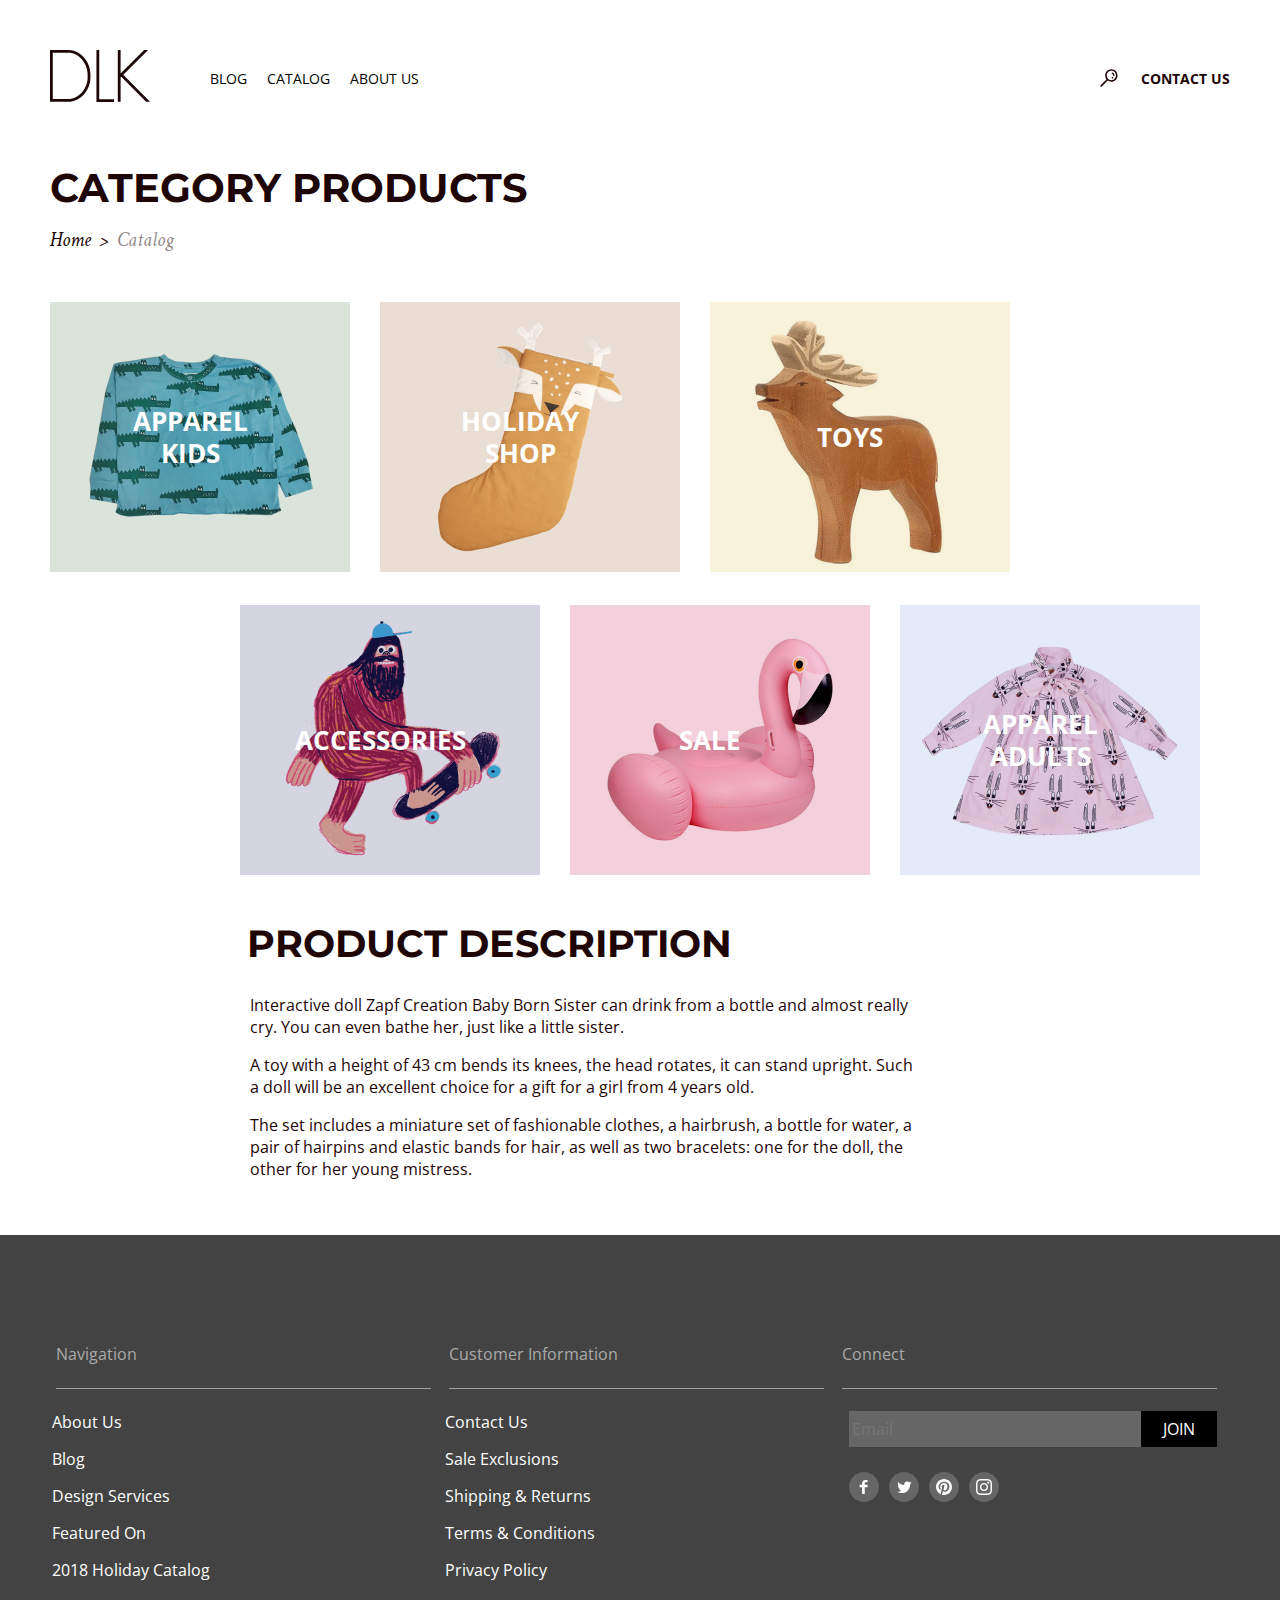
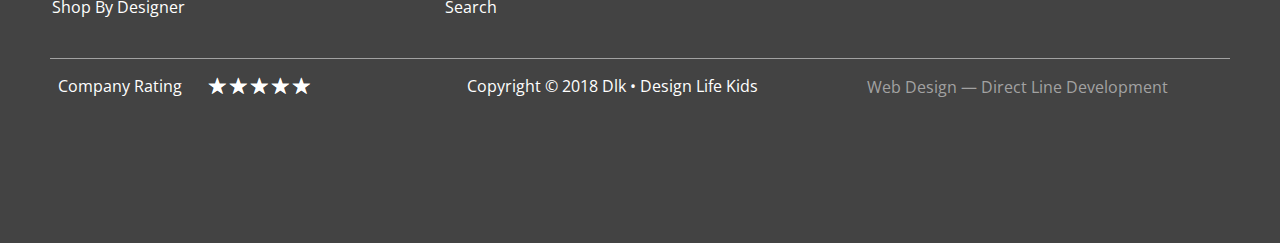
<file: catalog.html>
<!DOCTYPE html>
<html lang="en">
<head>
    <meta charset="UTF-8">
    <title>Catalog</title>
    <link rel="stylesheet" href="css/normalize.css">
    <link rel="stylesheet" href="css/common.min.css">
    <link rel="stylesheet" href="css/catalog.min.css">
    <link rel="preconnect" href="https://fonts.gstatic.com">    
    <link href="https://fonts.googleapis.com/css2?family=Crimson+Text:ital,wght@1,400;1,700&family=Montserrat:wght@700&family=Open+Sans:wght@400;700&display=swap" rel="stylesheet">
</head>
<body>
    <header class="header container">
        <a href="#">
            <svg class="header-logo" width="100" height="52" viewBox="0 0 100 52" fill="none" xmlns="http://www.w3.org/2000/svg">
                <path fill-rule="evenodd" clip-rule="evenodd" d="M0 0H18.1129C31.1202 0 40.4058 12.3713 40.4058 24.0356V27.7332C40.4058 39.3974 31.1202 51.7689 18.1129 51.7689H0V0ZM37.6192 24.0356C37.6192 13.5132 29.2167 2.77333 18.1129 2.77333H2.78661V48.9956H18.1129C29.2167 48.9956 37.6192 38.2557 37.6192 27.7333V24.0356Z" fill="#1E0606"/>
                <path d="M46.4435 0H49.2301V49.2267H64.092V52H46.4435V0Z" fill="#1E0606"/>
                <path d="M67.8074 0V51.7689H70.5941V27.3833L71.278 26.7025L96.0884 51.7689H100L73.2485 24.7414L98.1084 0H94.1675L70.5941 23.4612V0H67.8074Z" fill="#1E0606"/> 
            </svg>
        </a>
        <nav class="header-nav">
            <ul class="outline header-list">
                <li class="header-item"><a href="#">Blog</a></li> 
                <li class="header-item"><a href="#">Catalog</a></li>
                <li class="header-item"><a href="#">About us</a></li>       
            </ul>
        </nav>
        <svg tabindex="0" class="header-search" width="24" height="24" viewBox="0 0 24 24" fill="none" xmlns="http://www.w3.org/2000/svg">
            <path d="M14.365 3.26001C10.945 3.26001 8.16497 6.08001 8.16497 9.52001C8.16497 10.98 8.66497 12.3 9.48497 13.38L3.60498 19.32C3.26498 19.68 3.26498 20.24 3.60498 20.58C3.78498 20.76 4.00498 20.84 4.22498 20.84C4.46498 20.84 4.68497 20.76 4.86497 20.58L10.745 14.62C11.765 15.36 13.005 15.78 14.345 15.78C17.765 15.78 20.545 12.96 20.545 9.52001C20.565 6.06001 17.785 3.26001 14.365 3.26001ZM14.365 14.2C11.825 14.2 9.76497 12.1 9.76497 9.52001C9.76497 6.94001 11.825 4.84001 14.365 4.84001C16.905 4.84001 18.965 6.94001 18.965 9.52001C18.965 12.1 16.905 14.2 14.365 14.2ZM17.465 9.60001C17.425 9.94001 17.125 10.2 16.785 10.2C16.745 10.2 16.725 10.2 16.685 10.2C16.305 10.14 16.045 9.80001 16.085 9.42001C16.225 8.38001 15.065 7.84001 15.005 7.82001C14.665 7.66001 14.505 7.24001 14.665 6.90001C14.825 6.56001 15.225 6.40001 15.585 6.54001C15.665 6.56001 17.745 7.52001 17.465 9.60001ZM16.005 11.12C16.145 11.26 16.245 11.48 16.245 11.68C16.245 11.9 16.165 12.1 16.005 12.24C15.865 12.38 15.645 12.48 15.445 12.48C15.245 12.48 15.025 12.4 14.885 12.24C14.745 12.1 14.645 11.88 14.645 11.68C14.645 11.48 14.725 11.26 14.885 11.12C15.025 10.98 15.245 10.88 15.445 10.88C15.645 10.88 15.845 10.96 16.005 11.12Z" fill="#1E0606"/>
        </svg>
        <a class="header-contacts" href="#">Contact us</a>
    </header>
    <main class="container">
        <h1 class="page-title catalog-title">Category Products</h1>
           <div class="breadcrumbs" tabindex="0">
            <ul class="breadcrumbs-list">
                <li class="breadcrumbs-item">
                <a class="breadcrumbs-link" href="#">Home</a>
                </li>
                <li class="breadcrumbs-item">
                <span class="breadcrumbs-link  current">Catalog</span>
                </li>
            </ul>
        </div>
        <section class="products">
            <h2 class="hidden">Products</h2>
            <ul class="outline products-list">                
                <li class="products-item first-product">
                    <div class="container-link" tabindex="0">
                    <a href="#">
                    <p class="title-link">APPAREL KIDS</p>
                    </a>
                </div>
                </li>
                <li class="products-item second-product">
                    <div class="container-link" tabindex="0">
                        <a href="#">                           
                        <p class="title-link">HOLIDAY SHOP</p>
                        </a>
                    </div>                    
                </li>
                <li class="products-item third-product">
                    <div class="container-link" tabindex="0">
                       <a href="#">                        
                        <p class="title-link">TOYS</p>
                        </a>  
                    </div>
                </li>
                <li class="products-item fourth-product">
                    <div class="container-link" tabindex="0">
                        <a href="#">                            
                        <p class="title-link">ACCESSORIES</p>
                        </a>
                    </div>
                </li>
                <li class="products-item fifth-product">
                    <div class="container-link" tabindex="0">
                        <a href="#">                            
                        <p class="title-link">SALE</p>
                        </a>
                    </div>
                </li>
                <li class="products-item sixth-product">
                    <div class="container-link" tabindex="0">
                        <a href="#">                        
                        <p class="title-link">APPAREL ADULTS</p>
                        </a>
                    </div>
                </li>
            </ul>
        </section>
        <section class="description">
            <h2 class="page-title-two description-title">Product Description</h2>
            <p class="description-item">Interactive doll Zapf Creation Baby Born Sister can drink from a bottle and almost really cry. You can even bathe her, just like a little sister.</p>
            <p class="description-item">A toy with a height of 43 cm bends its knees, the head rotates, it can stand upright. Such a doll will be an excellent choice for a gift for a girl from 4 years old.</p>
            <p class="description-item">The set includes a miniature set of fashionable clothes, a hairbrush, a bottle for water, a pair of hairpins and elastic bands for hair, as well as two bracelets: one for the doll, the other for her young mistress.</p>
        </section>
    </main>
    <footer class="footer wrapper">
        <div class="footer-content container" tabindex="0">
            <div class="footer-first-block" tabindex="0">
                <div class="footer-block-item" tabindex="0">
                    <h4>Navigation</h4>
                    <nav class="footer-nav">
                        <ul class="outline footer-list">
                            <li class="footer-item"><a class="footer-link" href="#">About Us</a></li> 
                            <li class="footer-item"><a class="footer-link" href="#">Blog</a></li>
                            <li class="footer-item"><a class="footer-link" href="#">Design Services</a></li>
                            <li class="footer-item"><a class="footer-link" href="#">Featured On</a></li> 
                            <li class="footer-item"><a class="footer-link" href="#">2018 Holiday Catalog</a></li>
                            <li class="footer-item"><a class="footer-link" href="#">Shop By Designer</a></li>       
                        </ul>
                    </nav>
                </div>
            <div class="footer-block-item" tabindex="0">
                <h4>Customer Information</h4>
                <nav class="footer-nav">
                    <ul class="outline footer-list">
                        <li class="footer-item"><a class="footer-link" href="#">Contact Us</a></li> 
                        <li class="footer-item"><a class="footer-link" href="#">Sale Exclusions</a></li>
                        <li class="footer-item"><a class="footer-link" href="#">Shipping & Returns</a></li>
                        <li class="footer-item"><a class="footer-link" href="#">Terms & Conditions</a></li> 
                        <li class="footer-item"><a class="footer-link" href="#">Privacy Policy</a></li>
                        <li class="footer-item"><a class="footer-link" href="#">Search</a></li>       
                    </ul>
                </nav>
            </div>
            <div class="footer-block-item item_block" tabindex="0">
                <h4 >Connect</h4>
                <form class="form-container" action="#" method="POST">
                    <input name="mail" type="email" placeholder="Email">
                    <button class="footer-btn" type="submit">Join</button>
                </form>  
                    <ul class="outline social-list">
                    <li class="social-item"><a class="social-link" href="#" target="_blanK">
                        <svg width="30" height="30" viewBox="0 0 30 30" fill="none" xmlns="http://www.w3.org/2000/svg">
                            <path fill-rule="evenodd" clip-rule="evenodd" d="M0 15C0 6.71573 6.71573 0 15 0C23.2843 0 30 6.71573 30 15C30 23.2843 23.2843 30 15 30C6.71573 30 0 23.2843 0 15Z" fill="#666666"/>
                            <path fill-rule="evenodd" clip-rule="evenodd" d="M18.5527 10.3672H16.2967C16.0307 10.3672 15.7337 10.7172 15.7337 11.1852V12.8142H18.5527V15.1352H15.7337V22.1052H13.0707V15.1352H10.6577V12.8142H13.0707V11.4472C13.0707 9.48823 14.4317 7.89423 16.2967 7.89423H18.5527V10.3672Z" fill="white"/>
                        </svg>
                        </a>
                    </li>
                    <li class="social-item"><a class="social-link" href="#" target="_blanK">
                        <svg width="30" height="30" viewBox="0 0 30 30" fill="none" xmlns="http://www.w3.org/2000/svg">
                            <path fill-rule="evenodd" clip-rule="evenodd" d="M0 15C0 6.71573 6.71573 0 15 0C23.2843 0 30 6.71573 30 15C30 23.2843 23.2843 30 15 30C6.71573 30 0 23.2843 0 15Z" fill="#666666"/>
                            <path fill-rule="evenodd" clip-rule="evenodd" d="M21.1006 12.2891C21.1056 12.4161 21.1096 12.5431 21.1096 12.6721C21.1096 16.5761 18.1366 21.0781 12.7026 21.0781C11.0346 21.0781 9.48058 20.5881 8.17358 19.7501C8.40658 19.7771 8.64158 19.7911 8.87958 19.7911C10.2636 19.7911 11.5376 19.3181 12.5486 18.5251C11.2556 18.5021 10.1656 17.6481 9.78758 16.4751C9.96858 16.5101 10.1546 16.5271 10.3446 16.5271C10.6136 16.5271 10.8746 16.4921 11.1226 16.4241C9.77158 16.1521 8.75158 14.9591 8.75158 13.5271V13.4901C9.15058 13.7111 9.60758 13.8441 10.0916 13.8591C9.29858 13.3301 8.77758 12.4261 8.77758 11.4001C8.77758 10.8591 8.92258 10.3521 9.17658 9.91612C10.6326 11.7031 12.8106 12.8791 15.2656 13.0021C15.2156 12.7851 15.1906 12.5601 15.1906 12.3281C15.1906 10.6971 16.5126 9.37512 18.1446 9.37512C18.9936 9.37512 19.7616 9.73212 20.2996 10.3071C20.9736 10.1761 21.6056 9.93012 22.1766 9.59012C21.9556 10.2811 21.4886 10.8591 20.8766 11.2251C21.4746 11.1541 22.0446 10.9961 22.5756 10.7601C22.1776 11.3521 21.6776 11.8731 21.1006 12.2891Z" fill="white"/>
                        </svg>
                        </a>
                    </li>
                    <li class="social-item"><a class="social-link" href="#" target="_blanK">
                        <svg width="30" height="30" viewBox="0 0 30 30" fill="none" xmlns="http://www.w3.org/2000/svg">
                            <path fill-rule="evenodd" clip-rule="evenodd" d="M0 15C0 6.71573 6.71573 0 15 0C23.2843 0 30 6.71573 30 15C30 23.2843 23.2843 30 15 30C6.71573 30 0 23.2843 0 15Z" fill="#666666"/>
                            <path fill-rule="evenodd" clip-rule="evenodd" d="M15.0005 7C10.5825 7 7 10.5816 7 15.0005C7 18.2754 8.97001 21.0902 11.7896 22.3273C11.767 21.7694 11.7858 21.0977 11.9279 20.49C12.0821 19.8408 12.9571 16.1313 12.9571 16.1313C12.9571 16.1313 12.7021 15.6205 12.7021 14.865C12.7021 13.6796 13.3898 12.7943 14.245 12.7943C14.9722 12.7943 15.3241 13.3409 15.3241 13.9957C15.3241 14.7267 14.8575 15.8208 14.6176 16.8341C14.4172 17.6836 15.0428 18.3751 15.8801 18.3751C17.3957 18.3751 18.4165 16.4286 18.4165 14.1218C18.4165 12.3691 17.2358 11.0567 15.088 11.0567C12.6617 11.0567 11.1498 12.8658 11.1498 14.8866C11.1498 15.5847 11.3549 16.0758 11.6767 16.4559C11.8253 16.6318 11.8451 16.7014 11.7914 16.9027C11.7538 17.0486 11.6654 17.4042 11.6287 17.5444C11.5751 17.7466 11.4114 17.82 11.2288 17.7448C10.1102 17.2885 9.58999 16.0645 9.58999 14.6881C9.58999 12.4161 11.5064 9.68972 15.3072 9.68972C18.3619 9.68972 20.3724 11.9015 20.3724 14.2732C20.3724 17.4117 18.6282 19.7562 16.0551 19.7562C15.1924 19.7562 14.3795 19.2895 14.1011 18.7599C14.1011 18.7599 13.6363 20.6029 13.5385 20.9585C13.3691 21.5747 13.037 22.1919 12.7332 22.6717C13.4529 22.8843 14.213 23 15.0005 23C19.4184 23 23 19.4184 23 15.0005C23 10.5816 19.4184 7 15.0005 7Z" fill="white"/>
                        </svg>
                        </a>
                    </li>
                    <li class="social-item"><a class="social-link" href="#" target="_blanK">
                        <svg width="30" height="30" viewBox="0 0 30 30" fill="none" xmlns="http://www.w3.org/2000/svg">
                            <path fill-rule="evenodd" clip-rule="evenodd" d="M0 15C0 6.71573 6.71573 0 15 0C23.2843 0 30 6.71573 30 15C30 23.2843 23.2843 30 15 30C6.71573 30 0 23.2843 0 15Z" fill="#666666"/>
                            <path fill-rule="evenodd" clip-rule="evenodd" d="M15 7C12.8273 7 12.5549 7.0092 11.7016 7.04813C10.8501 7.08697 10.2686 7.22223 9.7597 7.42C9.23363 7.62443 8.7875 7.89797 8.3427 8.3427C7.89797 8.7875 7.62443 9.23363 7.42 9.7597C7.22223 10.2686 7.08697 10.8501 7.04813 11.7016C7.0092 12.5549 7 12.8273 7 15C7 17.1727 7.0092 17.4451 7.04813 18.2984C7.08697 19.1499 7.22223 19.7314 7.42 20.2403C7.62443 20.7664 7.89797 21.2125 8.3427 21.6573C8.7875 22.102 9.23363 22.3756 9.7597 22.58C10.2686 22.7778 10.8501 22.913 11.7016 22.9519C12.5549 22.9908 12.8273 23 15 23C17.1727 23 17.4451 22.9908 18.2984 22.9519C19.1499 22.913 19.7314 22.7778 20.2403 22.58C20.7664 22.3756 21.2125 22.102 21.6573 21.6573C22.102 21.2125 22.3756 20.7664 22.58 20.2403C22.7778 19.7314 22.913 19.1499 22.9519 18.2984C22.9908 17.4451 23 17.1727 23 15C23 12.8273 22.9908 12.5549 22.9519 11.7016C22.913 10.8501 22.7778 10.2686 22.58 9.7597C22.3756 9.23363 22.102 8.7875 21.6573 8.3427C21.2125 7.89797 20.7664 7.62443 20.2403 7.42C19.7314 7.22223 19.1499 7.08697 18.2984 7.04813C17.4451 7.0092 17.1727 7 15 7ZM15 8.44143C17.1361 8.44143 17.3891 8.4496 18.2327 8.4881C19.0127 8.52367 19.4363 8.65397 19.7182 8.76353C20.0916 8.90867 20.3581 9.08203 20.638 9.362C20.918 9.6419 21.0913 9.9084 21.2365 10.2818C21.346 10.5637 21.4763 10.9873 21.5119 11.7673C21.5504 12.6109 21.5586 12.8639 21.5586 15C21.5586 17.1361 21.5504 17.3891 21.5119 18.2327C21.4763 19.0127 21.346 19.4363 21.2365 19.7182C21.0913 20.0916 20.918 20.3581 20.638 20.638C20.3581 20.918 20.0916 21.0913 19.7182 21.2365C19.4363 21.346 19.0127 21.4763 18.2327 21.5119C17.3892 21.5504 17.1363 21.5586 15 21.5586C12.8637 21.5586 12.6108 21.5504 11.7673 21.5119C10.9873 21.4763 10.5637 21.346 10.2818 21.2365C9.9084 21.0913 9.64193 20.918 9.36197 20.638C9.08207 20.3581 8.90867 20.0916 8.76353 19.7182C8.65397 19.4363 8.52367 19.0127 8.4881 18.2327C8.4496 17.3891 8.44143 17.1361 8.44143 15C8.44143 12.8639 8.4496 12.6109 8.4881 11.7673C8.52367 10.9873 8.65397 10.5637 8.76353 10.2818C8.90867 9.9084 9.08203 9.6419 9.36197 9.362C9.64193 9.08203 9.9084 8.90867 10.2818 8.76353C10.5637 8.65397 10.9873 8.52367 11.7673 8.4881C12.6109 8.4496 12.8639 8.44143 15 8.44143ZM10.8919 15C10.8919 12.7311 12.7311 10.8919 15 10.8919C17.2689 10.8919 19.1081 12.7311 19.1081 15C19.1081 17.2689 17.2689 19.1081 15 19.1081C12.7311 19.1081 10.8919 17.2689 10.8919 15ZM15 17.6667C13.5272 17.6667 12.3333 16.4728 12.3333 15C12.3333 13.5272 13.5272 12.3333 15 12.3333C16.4728 12.3333 17.6667 13.5272 17.6667 15C17.6667 16.4728 16.4728 17.6667 15 17.6667ZM19.2704 11.6896C19.8006 11.6896 20.2304 11.2598 20.2304 10.7296C20.2304 10.1994 19.8006 9.76957 19.2704 9.76957C18.7402 9.76957 18.3104 10.1994 18.3104 10.7296C18.3104 11.2598 18.7402 11.6896 19.2704 11.6896Z" fill="white"/>
                        </svg>
                        </a>
                    </li>
                </ul>
            </div>
        </div>    
        <div class="footer-second-block" tabindex="0">   
            <div class="footer-copyright" tabindex="0">
                <div class="rating-item" tabindex="0">
                    <p>Company Rating</p>
                </div>            
                    <div class="rating-wrapper" tabindex="0">        
                        <div class="rating-wrapper-items" tabindex="0">
                          <input class="rating-wrapper-item" type="radio" name="radio" id="rating-item-5" value="5">
                          <label class="rating-wrapper-label" for="rating-item-5"></label>
                    
                          <input class="rating-wrapper-item" type="radio" name="radio" id="rating-item-4" value="4">
                          <label class="rating-wrapper-label" for="rating-item-4"></label>
                    
                          <input class="rating-wrapper-item" type="radio" name="radio" id="rating-item-3" value="3">
                          <label class="rating-wrapper-label" for="rating-item-3"></label>
                    
                          <input class="rating-wrapper-item" type="radio" name="radio" id="rating-item-2" value="2">
                          <label class="rating-wrapper-label" for="rating-item-2"></label>
                    
                          <input class="rating-wrapper-item" type="radio" name="radio" id="rating-item-1" value="1">
                          <label class="rating-wrapper-label" for="rating-item-1"></label>
                    </div>                 
                </div>   
                <div class="copyright-item" tabindex="0">   
                    <p>Copyright © 2018 Dlk • Design Life Kids</p>
                </div> 
                <div class="copyright-item-link" tabindex="0">
                    <a class="copyright-link" href="https://directline.digital/"> Web Design — Direct Line Development</a>
                </div>
            </div>
        </div>
    </div>
    </footer>
</body>
</html>
</file>
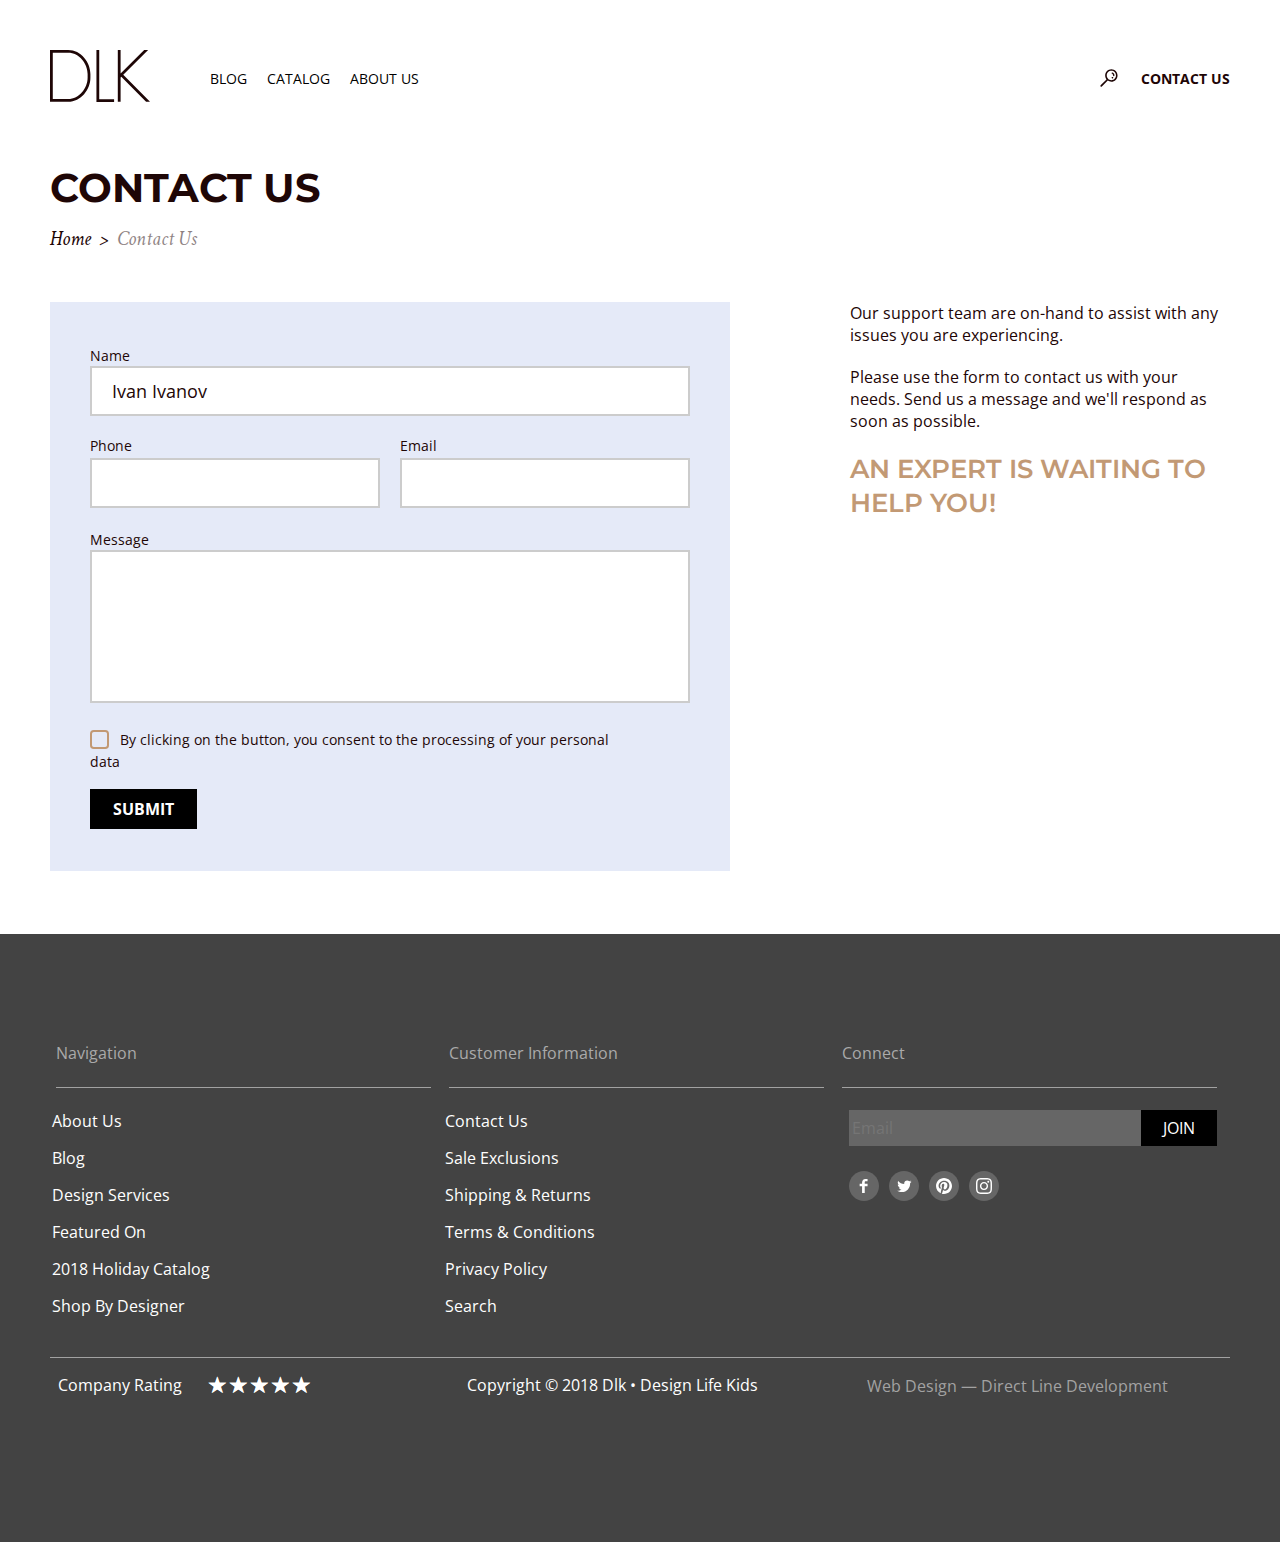
<file: contact.html>
<!DOCTYPE html>
<html lang="en">
<head>
    <meta charset="UTF-8">
    <title>Contact Us</title>
    <link rel="stylesheet" href="css/normalize.css">
    <link rel="stylesheet" href="css/common.min.css">
    <link rel="stylesheet" href="css/contact.min.css">
    <link rel="preconnect" href="https://fonts.gstatic.com">    
    <link href="https://fonts.googleapis.com/css2?family=Crimson+Text:ital,wght@1,400;1,700&family=Montserrat:wght@700&family=Open+Sans:wght@400;700&display=swap" rel="stylesheet">
</head>
<body>
    <header class="header container">
        <a href="#">
            <svg class="header-logo" width="100" height="52" viewBox="0 0 100 52" fill="none" xmlns="http://www.w3.org/2000/svg">
                <path fill-rule="evenodd" clip-rule="evenodd" d="M0 0H18.1129C31.1202 0 40.4058 12.3713 40.4058 24.0356V27.7332C40.4058 39.3974 31.1202 51.7689 18.1129 51.7689H0V0ZM37.6192 24.0356C37.6192 13.5132 29.2167 2.77333 18.1129 2.77333H2.78661V48.9956H18.1129C29.2167 48.9956 37.6192 38.2557 37.6192 27.7333V24.0356Z" fill="#1E0606"/>
                <path d="M46.4435 0H49.2301V49.2267H64.092V52H46.4435V0Z" fill="#1E0606"/>
                <path d="M67.8074 0V51.7689H70.5941V27.3833L71.278 26.7025L96.0884 51.7689H100L73.2485 24.7414L98.1084 0H94.1675L70.5941 23.4612V0H67.8074Z" fill="#1E0606"/> 
            </svg>
        </a>
        <nav class="header-nav">
            <ul class="outline header-list">
                <li class="header-item"><a href="#">Blog</a></li> 
                <li class="header-item"><a href="#">Catalog</a></li>
                <li class="header-item"><a href="#">About us</a></li>       
            </ul>
        </nav>
        <svg tabindex="0" class="header-search" width="24" height="24" viewBox="0 0 24 24" fill="none" xmlns="http://www.w3.org/2000/svg">
            <path d="M14.365 3.26001C10.945 3.26001 8.16497 6.08001 8.16497 9.52001C8.16497 10.98 8.66497 12.3 9.48497 13.38L3.60498 19.32C3.26498 19.68 3.26498 20.24 3.60498 20.58C3.78498 20.76 4.00498 20.84 4.22498 20.84C4.46498 20.84 4.68497 20.76 4.86497 20.58L10.745 14.62C11.765 15.36 13.005 15.78 14.345 15.78C17.765 15.78 20.545 12.96 20.545 9.52001C20.565 6.06001 17.785 3.26001 14.365 3.26001ZM14.365 14.2C11.825 14.2 9.76497 12.1 9.76497 9.52001C9.76497 6.94001 11.825 4.84001 14.365 4.84001C16.905 4.84001 18.965 6.94001 18.965 9.52001C18.965 12.1 16.905 14.2 14.365 14.2ZM17.465 9.60001C17.425 9.94001 17.125 10.2 16.785 10.2C16.745 10.2 16.725 10.2 16.685 10.2C16.305 10.14 16.045 9.80001 16.085 9.42001C16.225 8.38001 15.065 7.84001 15.005 7.82001C14.665 7.66001 14.505 7.24001 14.665 6.90001C14.825 6.56001 15.225 6.40001 15.585 6.54001C15.665 6.56001 17.745 7.52001 17.465 9.60001ZM16.005 11.12C16.145 11.26 16.245 11.48 16.245 11.68C16.245 11.9 16.165 12.1 16.005 12.24C15.865 12.38 15.645 12.48 15.445 12.48C15.245 12.48 15.025 12.4 14.885 12.24C14.745 12.1 14.645 11.88 14.645 11.68C14.645 11.48 14.725 11.26 14.885 11.12C15.025 10.98 15.245 10.88 15.445 10.88C15.645 10.88 15.845 10.96 16.005 11.12Z" fill="#1E0606"/>
        </svg>
        <a class="header-contacts" href="#">Contact us</a>
    </header>
    <main class="container">
        <h1 class="page-title contact-title">Contact Us</h1>
        <div class="breadcrumbs" tabindex="0">
            <ul class="breadcrumbs-list">
                <li class="breadcrumbs-item">
                <a class="breadcrumbs-link" href="#">Home</a>
                </li>
                <li class="breadcrumbs-item">
                <span class="breadcrumbs-link current">Contact Us</span>
                </li>
            </ul>
        </div>
        <section class="contacts-box">
            <h2 class="hidden">Contacts</h2>
            <form action="#" method="POST" class="contact-form">
            <fieldset class="contact-container">
                <div class="form-name" tabindex="0">
                    <label for="form-name" class="form-label">Name</label>
                    <input class="form-name form-input" id="form-name" type="text" name="name" placeholder="Ivan Ivanov">                    
                </div>
            </fieldset>
            <fieldset class="contact-wrapper">
                <div class="contact-wrapper contact-block" tabindex="0">  
                    <label for="form-phone" class="form-label">Phone</label>                  
                    <input id="form-phone" type="tel" name="phone" class="form-input-phone" pattern="+7 (908) 296-13-78">                   
                </div>
                <div class="contact-wrapper contact-block" tabindex="0">   
                    <label for="form-email" class="form-label">Email</label>                 
                    <input id="form-email" type="text" name="email" class="form-input">                    
                </div>
            </fieldset>
            <fieldset class="contact-wrapper">
                <div tabindex="0">
                    <label for="form-message" class="form-label">Message</label>                    
                    <textarea id="form-message" name="message" class="form-textarea" cols="30" rows="5"></textarea>                    
                </div>
            </fieldset>
            <fieldset>
                <div class="checkbox-agreement" tabindex="0">
                    <input class="input"  id="form-agreement" type="checkbox" name="agreement">
                    <label  for="form-agreement" class="checkbox-label"><span>By clicking on the button, you consent to the processing of your personal data</span></label>
                </div>
            </fieldset>
            <button class="button form-button" type="submit">Submit</button>
        </form>                        
            <div class="support" tabindex="0">
                <p>Our support team are on-hand to assist with any issues you are experiencing.</p>
                <p>Please use the form to contact us with your needs. Send us a message and we'll respond as soon as possible.</p>
                <p class="support-item">An expert is waiting to help you!</p>
            </div>
    </section>
    </main>
    <footer class="footer wrapper">
        <div class="footer-content container" tabindex="0">
            <div class="footer-first-block" tabindex="0">
                <div class="footer-block-item" tabindex="0">
                    <h4 class="">Navigation</h4>
                    <nav class="footer-nav">
                        <ul class="outline footer-list">
                            <li class="footer-item"><a class="footer-link" href="#">About Us</a></li> 
                            <li class="footer-item"><a class="footer-link" href="#">Blog</a></li>
                            <li class="footer-item"><a class="footer-link" href="#">Design Services</a></li>
                            <li class="footer-item"><a class="footer-link" href="#">Featured On</a></li> 
                            <li class="footer-item"><a class="footer-link" href="#">2018 Holiday Catalog</a></li>
                            <li class="footer-item"><a class="footer-link" href="#">Shop By Designer</a></li>       
                        </ul>
                    </nav>
                </div>
            <div class="footer-block-item" tabindex="0">
                <h4 class="">Customer Information</h4>
                <nav class="footer-nav">
                    <ul class="outline footer-list">
                        <li class="footer-item"><a class="footer-link" href="#">Contact Us</a></li> 
                        <li class="footer-item"><a class="footer-link" href="#">Sale Exclusions</a></li>
                        <li class="footer-item"><a class="footer-link" href="#">Shipping & Returns</a></li>
                        <li class="footer-item"><a class="footer-link" href="#">Terms & Conditions</a></li> 
                        <li class="footer-item"><a class="footer-link" href="#">Privacy Policy</a></li>
                        <li class="footer-item"><a class="footer-link" href="#">Search</a></li>       
                    </ul>
                </nav>
            </div>
            <div class="footer-block-item item_block" tabindex="0">
                <h4 class="">Connect</h4>
                <form class="form-container" action="#" method="POST">
                    <input name="mail" type="email" placeholder="Email">
                    <button class="footer-btn" type="submit">Join</button>
                </form>  
                    <ul class="outline social-list">
                    <li class="social-item"><a class="social-link" href="#" target="_blanK">
                        <svg width="30" height="30" viewBox="0 0 30 30" fill="none" xmlns="http://www.w3.org/2000/svg">
                            <path fill-rule="evenodd" clip-rule="evenodd" d="M0 15C0 6.71573 6.71573 0 15 0C23.2843 0 30 6.71573 30 15C30 23.2843 23.2843 30 15 30C6.71573 30 0 23.2843 0 15Z" fill="#666666"/>
                            <path fill-rule="evenodd" clip-rule="evenodd" d="M18.5527 10.3672H16.2967C16.0307 10.3672 15.7337 10.7172 15.7337 11.1852V12.8142H18.5527V15.1352H15.7337V22.1052H13.0707V15.1352H10.6577V12.8142H13.0707V11.4472C13.0707 9.48823 14.4317 7.89423 16.2967 7.89423H18.5527V10.3672Z" fill="white"/>
                        </svg>
                        </a>
                    </li>
                    <li class="social-item"><a class="social-link" href="#" target="_blanK">
                        <svg width="30" height="30" viewBox="0 0 30 30" fill="none" xmlns="http://www.w3.org/2000/svg">
                            <path fill-rule="evenodd" clip-rule="evenodd" d="M0 15C0 6.71573 6.71573 0 15 0C23.2843 0 30 6.71573 30 15C30 23.2843 23.2843 30 15 30C6.71573 30 0 23.2843 0 15Z" fill="#666666"/>
                            <path fill-rule="evenodd" clip-rule="evenodd" d="M21.1006 12.2891C21.1056 12.4161 21.1096 12.5431 21.1096 12.6721C21.1096 16.5761 18.1366 21.0781 12.7026 21.0781C11.0346 21.0781 9.48058 20.5881 8.17358 19.7501C8.40658 19.7771 8.64158 19.7911 8.87958 19.7911C10.2636 19.7911 11.5376 19.3181 12.5486 18.5251C11.2556 18.5021 10.1656 17.6481 9.78758 16.4751C9.96858 16.5101 10.1546 16.5271 10.3446 16.5271C10.6136 16.5271 10.8746 16.4921 11.1226 16.4241C9.77158 16.1521 8.75158 14.9591 8.75158 13.5271V13.4901C9.15058 13.7111 9.60758 13.8441 10.0916 13.8591C9.29858 13.3301 8.77758 12.4261 8.77758 11.4001C8.77758 10.8591 8.92258 10.3521 9.17658 9.91612C10.6326 11.7031 12.8106 12.8791 15.2656 13.0021C15.2156 12.7851 15.1906 12.5601 15.1906 12.3281C15.1906 10.6971 16.5126 9.37512 18.1446 9.37512C18.9936 9.37512 19.7616 9.73212 20.2996 10.3071C20.9736 10.1761 21.6056 9.93012 22.1766 9.59012C21.9556 10.2811 21.4886 10.8591 20.8766 11.2251C21.4746 11.1541 22.0446 10.9961 22.5756 10.7601C22.1776 11.3521 21.6776 11.8731 21.1006 12.2891Z" fill="white"/>
                        </svg>
                        </a>
                    </li>
                    <li class="social-item"><a class="social-link" href="#" target="_blanK">
                        <svg width="30" height="30" viewBox="0 0 30 30" fill="none" xmlns="http://www.w3.org/2000/svg">
                            <path fill-rule="evenodd" clip-rule="evenodd" d="M0 15C0 6.71573 6.71573 0 15 0C23.2843 0 30 6.71573 30 15C30 23.2843 23.2843 30 15 30C6.71573 30 0 23.2843 0 15Z" fill="#666666"/>
                            <path fill-rule="evenodd" clip-rule="evenodd" d="M15.0005 7C10.5825 7 7 10.5816 7 15.0005C7 18.2754 8.97001 21.0902 11.7896 22.3273C11.767 21.7694 11.7858 21.0977 11.9279 20.49C12.0821 19.8408 12.9571 16.1313 12.9571 16.1313C12.9571 16.1313 12.7021 15.6205 12.7021 14.865C12.7021 13.6796 13.3898 12.7943 14.245 12.7943C14.9722 12.7943 15.3241 13.3409 15.3241 13.9957C15.3241 14.7267 14.8575 15.8208 14.6176 16.8341C14.4172 17.6836 15.0428 18.3751 15.8801 18.3751C17.3957 18.3751 18.4165 16.4286 18.4165 14.1218C18.4165 12.3691 17.2358 11.0567 15.088 11.0567C12.6617 11.0567 11.1498 12.8658 11.1498 14.8866C11.1498 15.5847 11.3549 16.0758 11.6767 16.4559C11.8253 16.6318 11.8451 16.7014 11.7914 16.9027C11.7538 17.0486 11.6654 17.4042 11.6287 17.5444C11.5751 17.7466 11.4114 17.82 11.2288 17.7448C10.1102 17.2885 9.58999 16.0645 9.58999 14.6881C9.58999 12.4161 11.5064 9.68972 15.3072 9.68972C18.3619 9.68972 20.3724 11.9015 20.3724 14.2732C20.3724 17.4117 18.6282 19.7562 16.0551 19.7562C15.1924 19.7562 14.3795 19.2895 14.1011 18.7599C14.1011 18.7599 13.6363 20.6029 13.5385 20.9585C13.3691 21.5747 13.037 22.1919 12.7332 22.6717C13.4529 22.8843 14.213 23 15.0005 23C19.4184 23 23 19.4184 23 15.0005C23 10.5816 19.4184 7 15.0005 7Z" fill="white"/>
                        </svg>
                        </a>
                    </li>
                    <li class="social-item"><a class="social-link" href="#" target="_blanK">
                        <svg width="30" height="30" viewBox="0 0 30 30" fill="none" xmlns="http://www.w3.org/2000/svg">
                            <path fill-rule="evenodd" clip-rule="evenodd" d="M0 15C0 6.71573 6.71573 0 15 0C23.2843 0 30 6.71573 30 15C30 23.2843 23.2843 30 15 30C6.71573 30 0 23.2843 0 15Z" fill="#666666"/>
                            <path fill-rule="evenodd" clip-rule="evenodd" d="M15 7C12.8273 7 12.5549 7.0092 11.7016 7.04813C10.8501 7.08697 10.2686 7.22223 9.7597 7.42C9.23363 7.62443 8.7875 7.89797 8.3427 8.3427C7.89797 8.7875 7.62443 9.23363 7.42 9.7597C7.22223 10.2686 7.08697 10.8501 7.04813 11.7016C7.0092 12.5549 7 12.8273 7 15C7 17.1727 7.0092 17.4451 7.04813 18.2984C7.08697 19.1499 7.22223 19.7314 7.42 20.2403C7.62443 20.7664 7.89797 21.2125 8.3427 21.6573C8.7875 22.102 9.23363 22.3756 9.7597 22.58C10.2686 22.7778 10.8501 22.913 11.7016 22.9519C12.5549 22.9908 12.8273 23 15 23C17.1727 23 17.4451 22.9908 18.2984 22.9519C19.1499 22.913 19.7314 22.7778 20.2403 22.58C20.7664 22.3756 21.2125 22.102 21.6573 21.6573C22.102 21.2125 22.3756 20.7664 22.58 20.2403C22.7778 19.7314 22.913 19.1499 22.9519 18.2984C22.9908 17.4451 23 17.1727 23 15C23 12.8273 22.9908 12.5549 22.9519 11.7016C22.913 10.8501 22.7778 10.2686 22.58 9.7597C22.3756 9.23363 22.102 8.7875 21.6573 8.3427C21.2125 7.89797 20.7664 7.62443 20.2403 7.42C19.7314 7.22223 19.1499 7.08697 18.2984 7.04813C17.4451 7.0092 17.1727 7 15 7ZM15 8.44143C17.1361 8.44143 17.3891 8.4496 18.2327 8.4881C19.0127 8.52367 19.4363 8.65397 19.7182 8.76353C20.0916 8.90867 20.3581 9.08203 20.638 9.362C20.918 9.6419 21.0913 9.9084 21.2365 10.2818C21.346 10.5637 21.4763 10.9873 21.5119 11.7673C21.5504 12.6109 21.5586 12.8639 21.5586 15C21.5586 17.1361 21.5504 17.3891 21.5119 18.2327C21.4763 19.0127 21.346 19.4363 21.2365 19.7182C21.0913 20.0916 20.918 20.3581 20.638 20.638C20.3581 20.918 20.0916 21.0913 19.7182 21.2365C19.4363 21.346 19.0127 21.4763 18.2327 21.5119C17.3892 21.5504 17.1363 21.5586 15 21.5586C12.8637 21.5586 12.6108 21.5504 11.7673 21.5119C10.9873 21.4763 10.5637 21.346 10.2818 21.2365C9.9084 21.0913 9.64193 20.918 9.36197 20.638C9.08207 20.3581 8.90867 20.0916 8.76353 19.7182C8.65397 19.4363 8.52367 19.0127 8.4881 18.2327C8.4496 17.3891 8.44143 17.1361 8.44143 15C8.44143 12.8639 8.4496 12.6109 8.4881 11.7673C8.52367 10.9873 8.65397 10.5637 8.76353 10.2818C8.90867 9.9084 9.08203 9.6419 9.36197 9.362C9.64193 9.08203 9.9084 8.90867 10.2818 8.76353C10.5637 8.65397 10.9873 8.52367 11.7673 8.4881C12.6109 8.4496 12.8639 8.44143 15 8.44143ZM10.8919 15C10.8919 12.7311 12.7311 10.8919 15 10.8919C17.2689 10.8919 19.1081 12.7311 19.1081 15C19.1081 17.2689 17.2689 19.1081 15 19.1081C12.7311 19.1081 10.8919 17.2689 10.8919 15ZM15 17.6667C13.5272 17.6667 12.3333 16.4728 12.3333 15C12.3333 13.5272 13.5272 12.3333 15 12.3333C16.4728 12.3333 17.6667 13.5272 17.6667 15C17.6667 16.4728 16.4728 17.6667 15 17.6667ZM19.2704 11.6896C19.8006 11.6896 20.2304 11.2598 20.2304 10.7296C20.2304 10.1994 19.8006 9.76957 19.2704 9.76957C18.7402 9.76957 18.3104 10.1994 18.3104 10.7296C18.3104 11.2598 18.7402 11.6896 19.2704 11.6896Z" fill="white"/>
                        </svg>
                        </a>
                    </li>
                </ul>
            </div>
        </div>   
        <div class="footer-second-block" tabindex="0">   
            <div class="footer-copyright" tabindex="0">
                <div class="rating-item" tabindex="0">
                    <p>Company Rating</p>
                </div>            
                    <div class="rating-wrapper" tabindex="0">        
                        <div class="rating-wrapper-items" tabindex="0">
                          <input class="rating-wrapper-item" type="radio" name="radio" id="rating-item-5" value="5">
                          <label class="rating-wrapper-label" for="rating-item-5"></label>                    
                          <input class="rating-wrapper-item" type="radio" name="radio" id="rating-item-4" value="4">
                          <label class="rating-wrapper-label" for="rating-item-4"></label>                    
                          <input class="rating-wrapper-item" type="radio" name="radio" id="rating-item-3" value="3">
                          <label class="rating-wrapper-label" for="rating-item-3"></label>                    
                          <input class="rating-wrapper-item" type="radio" name="radio" id="rating-item-2" value="2">
                          <label class="rating-wrapper-label" for="rating-item-2"></label>                    
                          <input class="rating-wrapper-item" type="radio" name="radio" id="rating-item-1" value="1">
                          <label class="rating-wrapper-label" for="rating-item-1"></label>
                    </div>                 
                </div>   
                <div class="copyright-item" tabindex="0">   
                    <p>Copyright © 2018 Dlk • Design Life Kids</p>
                </div> 
                <div class="copyright-item-link" tabindex="0">
                    <a class="copyright-link" href="https://directline.digital/"> Web Design — Direct Line Development</a>
                </div>
            </div>
        </div>
    </div>
    </footer>
</body>
</html>
</file>
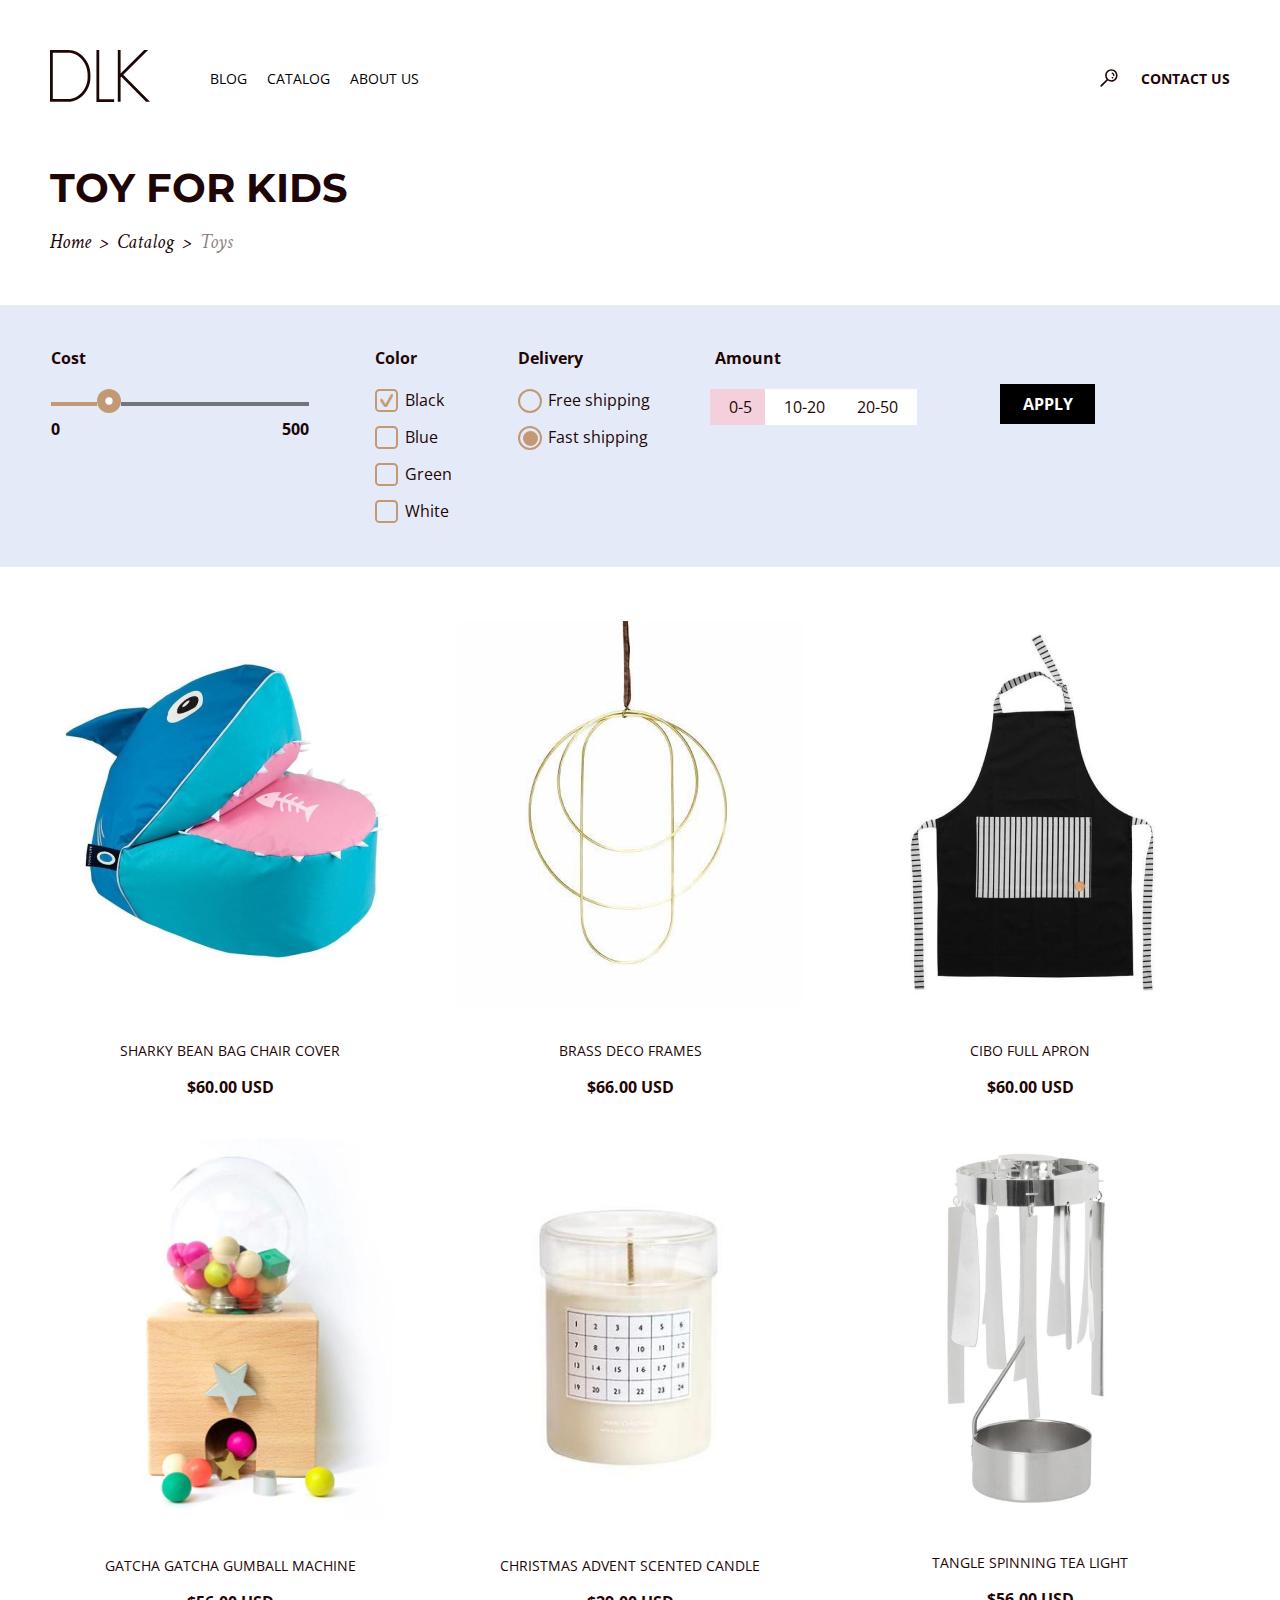
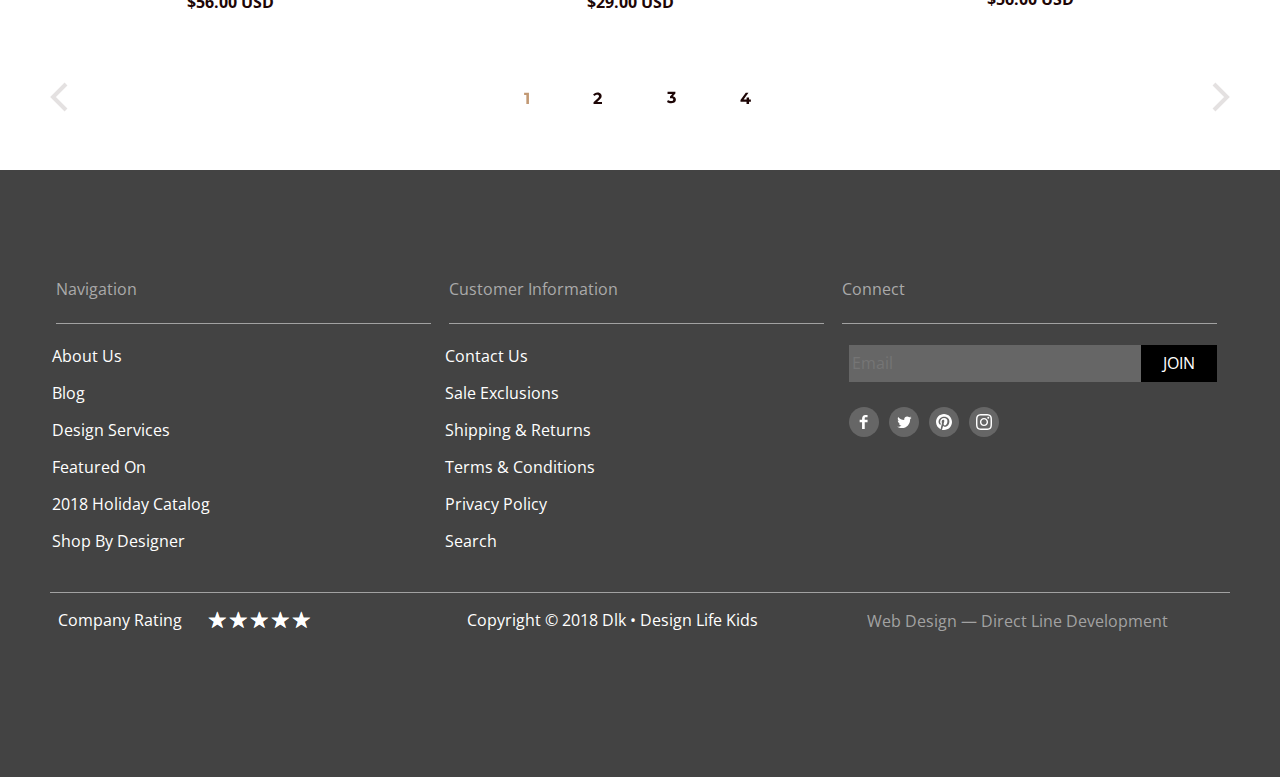
<file: toys.html>
<!DOCTYPE html>
<html lang="en">
<head>
    <meta charset="UTF-8">
    <title>Toys</title>
    <link rel="stylesheet" href="css/normalize.css">
    <link rel="stylesheet" href="css/common.min.css">
    <link rel="stylesheet" href="css/toys.min.css">
    <link rel="preconnect" href="https://fonts.gstatic.com">    
    <link href="https://fonts.googleapis.com/css2?family=Crimson+Text:ital,wght@1,400;1,700&family=Montserrat:wght@700&family=Open+Sans:wght@400;700&display=swap" rel="stylesheet">
</head>
<body>
    <header class="header container">
        <a href="#">
            <svg class="header-logo" width="100" height="52" viewBox="0 0 100 52" fill="none" xmlns="http://www.w3.org/2000/svg">
                <path fill-rule="evenodd" clip-rule="evenodd" d="M0 0H18.1129C31.1202 0 40.4058 12.3713 40.4058 24.0356V27.7332C40.4058 39.3974 31.1202 51.7689 18.1129 51.7689H0V0ZM37.6192 24.0356C37.6192 13.5132 29.2167 2.77333 18.1129 2.77333H2.78661V48.9956H18.1129C29.2167 48.9956 37.6192 38.2557 37.6192 27.7333V24.0356Z" fill="#1E0606"/>
                <path d="M46.4435 0H49.2301V49.2267H64.092V52H46.4435V0Z" fill="#1E0606"/>
                <path d="M67.8074 0V51.7689H70.5941V27.3833L71.278 26.7025L96.0884 51.7689H100L73.2485 24.7414L98.1084 0H94.1675L70.5941 23.4612V0H67.8074Z" fill="#1E0606"/> 
            </svg>
        </a>
        <nav class="header-nav">
            <ul class="outline header-list">
                <li class="header-item"><a href="#">Blog</a></li> 
                <li class="header-item"><a href="#">Catalog</a></li>
                <li class="header-item"><a href="#">About us</a></li>       
            </ul>
        </nav>
        <svg tabindex="0" class="header-search" width="24" height="24" viewBox="0 0 24 24" fill="none" xmlns="http://www.w3.org/2000/svg">
            <path d="M14.365 3.26001C10.945 3.26001 8.16497 6.08001 8.16497 9.52001C8.16497 10.98 8.66497 12.3 9.48497 13.38L3.60498 19.32C3.26498 19.68 3.26498 20.24 3.60498 20.58C3.78498 20.76 4.00498 20.84 4.22498 20.84C4.46498 20.84 4.68497 20.76 4.86497 20.58L10.745 14.62C11.765 15.36 13.005 15.78 14.345 15.78C17.765 15.78 20.545 12.96 20.545 9.52001C20.565 6.06001 17.785 3.26001 14.365 3.26001ZM14.365 14.2C11.825 14.2 9.76497 12.1 9.76497 9.52001C9.76497 6.94001 11.825 4.84001 14.365 4.84001C16.905 4.84001 18.965 6.94001 18.965 9.52001C18.965 12.1 16.905 14.2 14.365 14.2ZM17.465 9.60001C17.425 9.94001 17.125 10.2 16.785 10.2C16.745 10.2 16.725 10.2 16.685 10.2C16.305 10.14 16.045 9.80001 16.085 9.42001C16.225 8.38001 15.065 7.84001 15.005 7.82001C14.665 7.66001 14.505 7.24001 14.665 6.90001C14.825 6.56001 15.225 6.40001 15.585 6.54001C15.665 6.56001 17.745 7.52001 17.465 9.60001ZM16.005 11.12C16.145 11.26 16.245 11.48 16.245 11.68C16.245 11.9 16.165 12.1 16.005 12.24C15.865 12.38 15.645 12.48 15.445 12.48C15.245 12.48 15.025 12.4 14.885 12.24C14.745 12.1 14.645 11.88 14.645 11.68C14.645 11.48 14.725 11.26 14.885 11.12C15.025 10.98 15.245 10.88 15.445 10.88C15.645 10.88 15.845 10.96 16.005 11.12Z" fill="#1E0606"/>
        </svg>
        <a class="header-contacts" href="#">Contact us</a>
    </header>
    <main>
        <h1 class="page-title container">Toy for kids</h1>
        <div class="breadcrumbs container" tabindex="0">
            <ul class="breadcrumbs-list">
                <li class="breadcrumbs-item">
                <a class="breadcrumbs-link" href="#">Home</a>
                </li>
                <li class="breadcrumbs-item">
                <a class="breadcrumbs-link" href="#">Catalog</a>
                </li>
                <li class="breadcrumbs-item">
                <span class="breadcrumbs-link  current">Toys</span>
                </li>
            </ul>
        </div>
        <section class="filter-box">
            <h2 class="hidden">Filter</h2>
                <form action="#" method="POST" class="filter-form">
                            <fieldset>                               
                                    <legend>Cost</legend>  
                                        <div class="box-range" tabindex="0">
                                        <div><svg width="46" height="4" viewBox="0 0 46 4" fill="none" xmlns="http://www.w3.org/2000/svg">
                                                <rect width="46" height="4" fill="#C29974"/>
                                                </svg>
                                                </div>
                                                <div><svg width="24" height="24" viewBox="0 0 24 24" fill="none" xmlns="http://www.w3.org/2000/svg">
                                                    <circle cx="12" cy="12" r="12" fill="#C29974"/>
                                                    <circle cx="12" cy="12" r="3.65217" fill="white"/>
                                                    </svg>
                                                    </div>
                                                    <div><svg width="188" height="4" viewBox="0 0 188 4" fill="none" xmlns="http://www.w3.org/2000/svg">
                                                        <rect opacity="0.5" width="188" height="4" fill="black"/>
                                                        </svg>
                                                        </div>
                                                    </div>
                                                    <div class="number-box">
                                                        <div>0</div>    
                                                        <div>500</div>
                                                    </div>
                            </fieldset>            
                            <fieldset>
                                <legend>Color</legend>
                                <div class="checkbox" tabindex="0">
                                    <input class="input" type="checkbox" id="contant-black" checked>
                                    <label for="contant-black">Black</label>
                                </div>                                
                                <div class="checkbox" tabindex="0">
                                    <input class="input" type="checkbox" id="contant-blue">
                                    <label for="contant-blue">Blue</label>
                                </div>                
                                <div class="checkbox" tabindex="0">
                                    <input class="input" type="checkbox" id="contant-green">
                                    <label for="contant-green">Green</label>                                    
                                </div>  
                                <div class="checkbox" tabindex="0">
                                    <input class="input" type="checkbox" id="contant-white">
                                    <label for="contant-white">White</label>
                                </div>               
                            </fieldset>                                        
                            <fieldset>
                                <legend>Delivery</legend>                                
                                <div class="radiobox"  tabindex="0">
                                    <input class="radio" type="radio" name="radio" id="shipping-free">
                                    <label for="shipping-free">Free shipping</label>
                                </div>                                
                                <div class="radiobox" tabindex="0">
                                    <input class="radio" type="radio" name="radio" id="shipping-fast" checked>
                                    <label for="shipping-fast">Fast shipping</label>
                                </div>
                            </fieldset>
                            <fieldset class="amount-box">
                                <legend>Amount</legend>
                                <div class="form-radio-btn" tabindex="0">
                                    <input id="radio-1" type="radio" name="radio-amount" value="1" checked>
                                    <label class="amount" for="radio-1">0-5</label>
                                </div>                                 
                                <div class="form-radio-btn" tabindex="0">
                                    <input id="radio-2" type="radio" name="radio-amount" value="2">
                                    <label class="amount" for="radio-2">10-20</label>
                                </div>                                 
                                <div class="form-radio-btn" tabindex="0">
                                    <input id="radio-3" type="radio" name="radio-amount" value="3">
                                    <label class="amount" for="radio-3">20-50</label>
                                </div>                                           
                            </fieldset>                                                               
                            <div class="filter-item" tabindex="0">
                            <button class="button" type="submit">Apply</button>
                            </div>  
                </form>
        </section>
        <section class="products container">
            <h3 class="hidden">Toys</h3>
            <ul class="outline products-list">
                <li class="products-item">
                    <div class="container-link" tabindex="0">
                        <a href="#">
                            <img class="products-img" src="images/toy1.jpg" alt="SHARKY BEAN BAG CHAIR COVER" width="380" height="385">
                        </a>
                        <a href="#">
                            <p class="title-link">SHARKY BEAN BAG CHAIR COVER</p>
                        </a>
                        <p class="price-link">$60.00 USD</p>
                    </div>
                </li>
                <li class="products-item">
                    <div class="container-link" tabindex="0">
                        <a href="#">
                            <img src="images/toy2.jpg" alt="BRASS DECO FRAMES" width="380" height="385">
                        </a>
                        <a href="#">
                            <p class="title-link">BRASS DECO FRAMES</p>
                        </a>
                        <p class="price-link">$66.00 USD</p>
                    </div>
                </li>
                <li class="products-item">
                    <div class="container-link" tabindex="0">
                        <a href="#">
                            <img src="images/toy3.jpg" alt="CIBO FULL APRON" width="380" height="385">
                        </a>
                        <a href="#">
                            <p class="title-link">CIBO FULL APRON</p>
                        </a>
                        <p class="price-link">$60.00 USD</p>
                    </div>
                </li>
                <li class="products-item">
                    <div class="container-link" tabindex="0">
                        <a href="#">
                            <img src="images/toy4.jpg" alt="GATCHA GATCHA GUMBALL MACHINE" width="380" height="385">
                        </a>
                        <a href="#">
                            <p class="title-link">GATCHA GATCHA GUMBALL MACHINE</p>
                        </a>
                        <p class="price-link">$56.00 USD</p>
                    </div>
                </li>
                <li class="products-item">
                    <div class="container-link" tabindex="0">
                        <a href="#">
                        <img src="images/toy5.jpg" alt="HRISTMAS ADVENT SCENTED CANDLE" width="380" height="385">
                    </a>
                    <a href="#">
                        <p class="title-link">CHRISTMAS ADVENT SCENTED CANDLE</p>
                    </a>
                    <p class="price-link">$29.00 USD</p>
                    </div>
                   </li>
                <li class="products-item">
                    <div class="container-link" tabindex="0">
                        <a href="#">
                            <img src="images/toy6.jpg" alt="TANGLE SPINNING TEA LIGHT" width="380" height="382">
                        </a>
                        <a href="#">
                            <p class="title-link">TANGLE SPINNING TEA LIGHT</p>
                        </a>
                        <p class="price-link">$56.00 USD</p>
                    </div>
                </li>
            </ul>
            <div class="pagination" tabindex="0">                
                <a href="#">
                    <svg width="18" height="30" viewBox="0 0 18 30" fill="none" xmlns="http://www.w3.org/2000/svg">
                        <path d="M16 2L3 15L16 28" stroke="#1E0606" stroke-opacity="0.12" stroke-width="4"/>
                        </svg>
                </a>
                <nav class="pagination-nav">
                    <ul class="outline pagination-list">
                        <li class="pagination-item page-active"><a href="#"><svg width="5" height="12" viewBox="0 0 5 12" fill="none" xmlns="http://www.w3.org/2000/svg">
                            <path d="M4.944 0.799999V12H2.352V2.88H0.112V0.799999H4.944Z" fill="#C29974"/>
                            </svg> </a></li> 
                        <li class=" pagination-item"><a href="#"><svg width="9" height="12" viewBox="0 0 9 12" fill="none" xmlns="http://www.w3.org/2000/svg">
                            <path d="M8.992 9.888V12H0.528V10.32L4.848 6.24C5.30667 5.80267 5.616 5.42933 5.776 5.12C5.936 4.8 6.016 4.48533 6.016 4.176C6.016 3.728 5.86133 3.38667 5.552 3.152C5.25333 2.90667 4.81067 2.784 4.224 2.784C3.73333 2.784 3.29067 2.88 2.896 3.072C2.50133 3.25333 2.17067 3.53067 1.904 3.904L0.016 2.688C0.453333 2.03733 1.056 1.53067 1.824 1.168C2.592 0.794666 3.472 0.608 4.464 0.608C5.296 0.608 6.02133 0.746666 6.64 1.024C7.26933 1.29067 7.75467 1.67467 8.096 2.176C8.448 2.66667 8.624 3.248 8.624 3.92C8.624 4.528 8.496 5.09867 8.24 5.632C7.984 6.16533 7.488 6.77333 6.752 7.456L4.176 9.888H8.992Z" fill="#1E0606"/>
                            </svg> </a></li>
                        <li class=" pagination-item"><a href="#"><svg width="10" height="13" viewBox="0 0 10 13" fill="none" xmlns="http://www.w3.org/2000/svg">
                            <path d="M6.856 5.36C7.83733 5.52 8.58933 5.888 9.112 6.464C9.63467 7.02933 9.896 7.73333 9.896 8.576C9.896 9.22667 9.72533 9.82933 9.384 10.384C9.04267 10.928 8.52 11.3653 7.816 11.696C7.12267 12.0267 6.26933 12.192 5.256 12.192C4.46667 12.192 3.688 12.0907 2.92 11.888C2.16267 11.6747 1.51733 11.376 0.984 10.992L1.992 9.008C2.41867 9.328 2.90933 9.57867 3.464 9.76C4.02933 9.93067 4.60533 10.016 5.192 10.016C5.84267 10.016 6.35467 9.89333 6.728 9.648C7.10133 9.392 7.288 9.03467 7.288 8.576C7.288 7.65867 6.58933 7.2 5.192 7.2H4.008V5.488L6.312 2.88H1.544V0.799999H9.384V2.48L6.856 5.36Z" fill="#1E0606"/>
                            </svg> </a></li>  
                            <li class=" pagination-item"><a href="#"><svg width="11" height="12" viewBox="0 0 11 12" fill="none" xmlns="http://www.w3.org/2000/svg">
                                <path d="M10.88 9.648H9.056V12H6.528V9.648H0.496V7.904L5.776 0.799999H8.496L3.6 7.536H6.608V5.44H9.056V7.536H10.88V9.648Z" fill="#1E0606"/>
                                </svg> </a></li>            
                    </ul>
                </nav>
                <a href="#">
                <svg width="18" height="30" viewBox="0 0 18 30" fill="none" xmlns="http://www.w3.org/2000/svg">
                    <path d="M2 2L15 15L2 28" stroke="#1E0606" stroke-opacity="0.12" stroke-width="4"/>
                    </svg>
                </a>
            </div>
        </section>       
    </main>
    <footer class="footer wrapper">
        <div class="footer-content container" tabindex="0">
            <div class="footer-first-block" tabindex="0">
                <div class="footer-block-item" tabindex="0">
                    <h4>Navigation</h4>
                    <nav class="footer-nav">
                        <ul class="outline footer-list">
                            <li class="footer-item"><a class="footer-link" href="#">About Us</a></li> 
                            <li class="footer-item"><a class="footer-link" href="#">Blog</a></li>
                            <li class="footer-item"><a class="footer-link" href="#">Design Services</a></li>
                            <li class="footer-item"><a class="footer-link" href="#">Featured On</a></li> 
                            <li class="footer-item"><a class="footer-link" href="#">2018 Holiday Catalog</a></li>
                            <li class="footer-item"><a class="footer-link" href="#">Shop By Designer</a></li>       
                        </ul>
                    </nav>
                </div>
            <div class="footer-block-item" tabindex="0">
                <h4>Customer Information</h4>
                <nav class="footer-nav">
                    <ul class="outline footer-list">
                        <li class="footer-item"><a class="footer-link" href="#">Contact Us</a></li> 
                        <li class="footer-item"><a class="footer-link" href="#">Sale Exclusions</a></li>
                        <li class="footer-item"><a class="footer-link" href="#">Shipping & Returns</a></li>
                        <li class="footer-item"><a class="footer-link" href="#">Terms & Conditions</a></li> 
                        <li class="footer-item"><a class="footer-link" href="#">Privacy Policy</a></li>
                        <li class="footer-item"><a class="footer-link" href="#">Search</a></li>       
                    </ul>
                </nav>
            </div>
            <div class="footer-block-item item_block" tabindex="0">
                <h4 >Connect</h4>
                <form class="form-container" action="#" method="POST">
                    <input name="mail" type="email" placeholder="Email">
                    <button class="footer-btn" type="submit">Join</button>
                </form>  
                    <ul class="outline social-list">
                    <li class="social-item"><a class="social-link" href="#" target="_blanK">
                        <svg width="30" height="30" viewBox="0 0 30 30" fill="none" xmlns="http://www.w3.org/2000/svg">
                            <path fill-rule="evenodd" clip-rule="evenodd" d="M0 15C0 6.71573 6.71573 0 15 0C23.2843 0 30 6.71573 30 15C30 23.2843 23.2843 30 15 30C6.71573 30 0 23.2843 0 15Z" fill="#666666"/>
                            <path fill-rule="evenodd" clip-rule="evenodd" d="M18.5527 10.3672H16.2967C16.0307 10.3672 15.7337 10.7172 15.7337 11.1852V12.8142H18.5527V15.1352H15.7337V22.1052H13.0707V15.1352H10.6577V12.8142H13.0707V11.4472C13.0707 9.48823 14.4317 7.89423 16.2967 7.89423H18.5527V10.3672Z" fill="white"/>
                        </svg>
                        </a>
                    </li>
                    <li class="social-item"><a class="social-link" href="#" target="_blanK">
                        <svg width="30" height="30" viewBox="0 0 30 30" fill="none" xmlns="http://www.w3.org/2000/svg">
                            <path fill-rule="evenodd" clip-rule="evenodd" d="M0 15C0 6.71573 6.71573 0 15 0C23.2843 0 30 6.71573 30 15C30 23.2843 23.2843 30 15 30C6.71573 30 0 23.2843 0 15Z" fill="#666666"/>
                            <path fill-rule="evenodd" clip-rule="evenodd" d="M21.1006 12.2891C21.1056 12.4161 21.1096 12.5431 21.1096 12.6721C21.1096 16.5761 18.1366 21.0781 12.7026 21.0781C11.0346 21.0781 9.48058 20.5881 8.17358 19.7501C8.40658 19.7771 8.64158 19.7911 8.87958 19.7911C10.2636 19.7911 11.5376 19.3181 12.5486 18.5251C11.2556 18.5021 10.1656 17.6481 9.78758 16.4751C9.96858 16.5101 10.1546 16.5271 10.3446 16.5271C10.6136 16.5271 10.8746 16.4921 11.1226 16.4241C9.77158 16.1521 8.75158 14.9591 8.75158 13.5271V13.4901C9.15058 13.7111 9.60758 13.8441 10.0916 13.8591C9.29858 13.3301 8.77758 12.4261 8.77758 11.4001C8.77758 10.8591 8.92258 10.3521 9.17658 9.91612C10.6326 11.7031 12.8106 12.8791 15.2656 13.0021C15.2156 12.7851 15.1906 12.5601 15.1906 12.3281C15.1906 10.6971 16.5126 9.37512 18.1446 9.37512C18.9936 9.37512 19.7616 9.73212 20.2996 10.3071C20.9736 10.1761 21.6056 9.93012 22.1766 9.59012C21.9556 10.2811 21.4886 10.8591 20.8766 11.2251C21.4746 11.1541 22.0446 10.9961 22.5756 10.7601C22.1776 11.3521 21.6776 11.8731 21.1006 12.2891Z" fill="white"/>
                        </svg>
                        </a>
                    </li>
                    <li class="social-item"><a class="social-link" href="#" target="_blanK">
                        <svg width="30" height="30" viewBox="0 0 30 30" fill="none" xmlns="http://www.w3.org/2000/svg">
                            <path fill-rule="evenodd" clip-rule="evenodd" d="M0 15C0 6.71573 6.71573 0 15 0C23.2843 0 30 6.71573 30 15C30 23.2843 23.2843 30 15 30C6.71573 30 0 23.2843 0 15Z" fill="#666666"/>
                            <path fill-rule="evenodd" clip-rule="evenodd" d="M15.0005 7C10.5825 7 7 10.5816 7 15.0005C7 18.2754 8.97001 21.0902 11.7896 22.3273C11.767 21.7694 11.7858 21.0977 11.9279 20.49C12.0821 19.8408 12.9571 16.1313 12.9571 16.1313C12.9571 16.1313 12.7021 15.6205 12.7021 14.865C12.7021 13.6796 13.3898 12.7943 14.245 12.7943C14.9722 12.7943 15.3241 13.3409 15.3241 13.9957C15.3241 14.7267 14.8575 15.8208 14.6176 16.8341C14.4172 17.6836 15.0428 18.3751 15.8801 18.3751C17.3957 18.3751 18.4165 16.4286 18.4165 14.1218C18.4165 12.3691 17.2358 11.0567 15.088 11.0567C12.6617 11.0567 11.1498 12.8658 11.1498 14.8866C11.1498 15.5847 11.3549 16.0758 11.6767 16.4559C11.8253 16.6318 11.8451 16.7014 11.7914 16.9027C11.7538 17.0486 11.6654 17.4042 11.6287 17.5444C11.5751 17.7466 11.4114 17.82 11.2288 17.7448C10.1102 17.2885 9.58999 16.0645 9.58999 14.6881C9.58999 12.4161 11.5064 9.68972 15.3072 9.68972C18.3619 9.68972 20.3724 11.9015 20.3724 14.2732C20.3724 17.4117 18.6282 19.7562 16.0551 19.7562C15.1924 19.7562 14.3795 19.2895 14.1011 18.7599C14.1011 18.7599 13.6363 20.6029 13.5385 20.9585C13.3691 21.5747 13.037 22.1919 12.7332 22.6717C13.4529 22.8843 14.213 23 15.0005 23C19.4184 23 23 19.4184 23 15.0005C23 10.5816 19.4184 7 15.0005 7Z" fill="white"/>
                        </svg>
                        </a>
                    </li>
                    <li class="social-item"><a class="social-link" href="#" target="_blanK">
                        <svg width="30" height="30" viewBox="0 0 30 30" fill="none" xmlns="http://www.w3.org/2000/svg">
                            <path fill-rule="evenodd" clip-rule="evenodd" d="M0 15C0 6.71573 6.71573 0 15 0C23.2843 0 30 6.71573 30 15C30 23.2843 23.2843 30 15 30C6.71573 30 0 23.2843 0 15Z" fill="#666666"/>
                            <path fill-rule="evenodd" clip-rule="evenodd" d="M15 7C12.8273 7 12.5549 7.0092 11.7016 7.04813C10.8501 7.08697 10.2686 7.22223 9.7597 7.42C9.23363 7.62443 8.7875 7.89797 8.3427 8.3427C7.89797 8.7875 7.62443 9.23363 7.42 9.7597C7.22223 10.2686 7.08697 10.8501 7.04813 11.7016C7.0092 12.5549 7 12.8273 7 15C7 17.1727 7.0092 17.4451 7.04813 18.2984C7.08697 19.1499 7.22223 19.7314 7.42 20.2403C7.62443 20.7664 7.89797 21.2125 8.3427 21.6573C8.7875 22.102 9.23363 22.3756 9.7597 22.58C10.2686 22.7778 10.8501 22.913 11.7016 22.9519C12.5549 22.9908 12.8273 23 15 23C17.1727 23 17.4451 22.9908 18.2984 22.9519C19.1499 22.913 19.7314 22.7778 20.2403 22.58C20.7664 22.3756 21.2125 22.102 21.6573 21.6573C22.102 21.2125 22.3756 20.7664 22.58 20.2403C22.7778 19.7314 22.913 19.1499 22.9519 18.2984C22.9908 17.4451 23 17.1727 23 15C23 12.8273 22.9908 12.5549 22.9519 11.7016C22.913 10.8501 22.7778 10.2686 22.58 9.7597C22.3756 9.23363 22.102 8.7875 21.6573 8.3427C21.2125 7.89797 20.7664 7.62443 20.2403 7.42C19.7314 7.22223 19.1499 7.08697 18.2984 7.04813C17.4451 7.0092 17.1727 7 15 7ZM15 8.44143C17.1361 8.44143 17.3891 8.4496 18.2327 8.4881C19.0127 8.52367 19.4363 8.65397 19.7182 8.76353C20.0916 8.90867 20.3581 9.08203 20.638 9.362C20.918 9.6419 21.0913 9.9084 21.2365 10.2818C21.346 10.5637 21.4763 10.9873 21.5119 11.7673C21.5504 12.6109 21.5586 12.8639 21.5586 15C21.5586 17.1361 21.5504 17.3891 21.5119 18.2327C21.4763 19.0127 21.346 19.4363 21.2365 19.7182C21.0913 20.0916 20.918 20.3581 20.638 20.638C20.3581 20.918 20.0916 21.0913 19.7182 21.2365C19.4363 21.346 19.0127 21.4763 18.2327 21.5119C17.3892 21.5504 17.1363 21.5586 15 21.5586C12.8637 21.5586 12.6108 21.5504 11.7673 21.5119C10.9873 21.4763 10.5637 21.346 10.2818 21.2365C9.9084 21.0913 9.64193 20.918 9.36197 20.638C9.08207 20.3581 8.90867 20.0916 8.76353 19.7182C8.65397 19.4363 8.52367 19.0127 8.4881 18.2327C8.4496 17.3891 8.44143 17.1361 8.44143 15C8.44143 12.8639 8.4496 12.6109 8.4881 11.7673C8.52367 10.9873 8.65397 10.5637 8.76353 10.2818C8.90867 9.9084 9.08203 9.6419 9.36197 9.362C9.64193 9.08203 9.9084 8.90867 10.2818 8.76353C10.5637 8.65397 10.9873 8.52367 11.7673 8.4881C12.6109 8.4496 12.8639 8.44143 15 8.44143ZM10.8919 15C10.8919 12.7311 12.7311 10.8919 15 10.8919C17.2689 10.8919 19.1081 12.7311 19.1081 15C19.1081 17.2689 17.2689 19.1081 15 19.1081C12.7311 19.1081 10.8919 17.2689 10.8919 15ZM15 17.6667C13.5272 17.6667 12.3333 16.4728 12.3333 15C12.3333 13.5272 13.5272 12.3333 15 12.3333C16.4728 12.3333 17.6667 13.5272 17.6667 15C17.6667 16.4728 16.4728 17.6667 15 17.6667ZM19.2704 11.6896C19.8006 11.6896 20.2304 11.2598 20.2304 10.7296C20.2304 10.1994 19.8006 9.76957 19.2704 9.76957C18.7402 9.76957 18.3104 10.1994 18.3104 10.7296C18.3104 11.2598 18.7402 11.6896 19.2704 11.6896Z" fill="white"/>
                        </svg>
                        </a>
                    </li>
                </ul>
            </div>
        </div>   
        <div class="footer-second-block" tabindex="0">   
            <div class="footer-copyright" tabindex="0">
                <div class="rating-item" tabindex="0">
                    <p>Company Rating</p>
                </div>            
                    <div class="rating-wrapper" tabindex="0">        
                        <div class="rating-wrapper-items" tabindex="0">
                          <input class="rating-wrapper-item" type="radio" name="radio" id="rating-item-5" value="5">
                          <label class="rating-wrapper-label" for="rating-item-5"></label>
                    
                          <input class="rating-wrapper-item" type="radio" name="radio" id="rating-item-4" value="4">
                          <label class="rating-wrapper-label" for="rating-item-4"></label>
                    
                          <input class="rating-wrapper-item" type="radio" name="radio" id="rating-item-3" value="3">
                          <label class="rating-wrapper-label" for="rating-item-3"></label>
                    
                          <input class="rating-wrapper-item" type="radio" name="radio" id="rating-item-2" value="2">
                          <label class="rating-wrapper-label" for="rating-item-2"></label>
                    
                          <input class="rating-wrapper-item" type="radio" name="radio" id="rating-item-1" value="1">
                          <label class="rating-wrapper-label" for="rating-item-1"></label>
                    </div>                 
                </div>   
                <div class="copyright-item" tabindex="0">   
                    <p>Copyright © 2018 Dlk • Design Life Kids</p>
                </div> 
                <div class="copyright-item-link" tabindex="0">
                    <a class="copyright-link" href="https://directline.digital/"> Web Design — Direct Line Development</a>
                </div>
            </div>
        </div>
    </div>
    </footer>    
</body>
</html>
</file>
<file: css/common.min.css>
*{box-sizing:border-box}body{font-family:"Open Sans",Arial,sans-serif;margin:0;box-sizing:border-box;font-size:16px;line-height:22px;font-style:normal;font-weight:400;color:#1E0606}a{text-decoration:none;color:#000}footer a{color:#FFF}.outline{list-style-type:none;padding:0;margin:0}.hidden{height:0;font-size:0;overflow:hidden;margin:0;padding:0}.page-title{font-family:"Montserrat",Arial,sans-serif;font-weight:700;text-transform:uppercase;font-size:40px;line-height:110%}.page-title-two{font-family:"Montserrat",Arial,sans-serif;font-weight:700;text-transform:uppercase;text-align:left;font-size:38px;line-height:46px}.container{max-width:1180px;width:100%;margin:0 auto}.wrapper{background:#434343;max-width:1400px;width:100%;margin:0 auto;color:#FFF}.button{background:#000;color:#FFF;font-weight:700;font-size:16px;line-height:22px;max-width:123px;width:100%;text-align:center;padding:9px;border:none;text-transform:uppercase;display:block;cursor:pointer}.button:hover,.button:focus{background:#C29974;outline:none}.button:active{background:#CFAF91;outline:none}.button:disabled{background:#C1C1C1;outline:none}.header{padding-top:0;padding-bottom:0;margin-top:50px;margin-bottom:60px;-webkit-display:flex;-moz-display:flex;display:flex;align-items:center;font-size:14px;line-height:19px;text-transform:uppercase}.header-logo:hover{opacity:.5}.header-logo:active{opacity:.2}.header-nav{margin:0 auto 0 60px}.header-list{-webkit-display:flex;-moz-display:flex;display:flex;-webkit-align-items:center;-moz-align-items:center;align-items:center}.header-item{margin-right:20px}.header-item:hover{opacity:.5;background:none}.header-item:active{opacity:.2}.header-search{margin-right:20px}.header-search:hover{opacity:.5;background:none}.header-search:active{opacity:.2;background:none}.header-contacts{font-weight:700;-webkit-display:flex;-moz-display:flex;display:flex;-webkit-align-items:center;-moz-align-items:center;align-items:center;text-transform:uppercase;color:#1E0606}.header-contacts:hover{opacity:.5}.header-contacts:active{opacity:.2}.breadcrumbs{margin-left:0 auto;margin-bottom:50px;list-style-type:none;font-family:"Crimson Text",Arial,sans-serif;font-style:italic;font-weight:400;font-size:20px;line-height:25px;color:#1E0606}.breadcrumbs-list{padding-left:0}.breadcrumbs-item{display:inline-block;vertical-align:top;margin-right:5px}.breadcrumbs-item:not(:last-child):after{content:">";margin-left:5px}.breadcrumbs-link{color:#1E0606;text-decoration:none}.breadcrumbs-link.current{color:#1E0606;opacity:.5}.pagination{font-family:"Montserrat",Arial,sans-serif;font-style:normal;font-weight:700;font-size:16px;line-height:20px;text-transform:uppercase;padding-top:0;padding-bottom:0;margin-top:35px;-webkit-display:flex;-moz-display:flex;display:flex;-webkit-align-items:center;-moz-align-items:center;align-items:center;font-size:14px;line-height:19px;outline:none}.pagination-nav{margin:0 auto}.pagination-list{-webkit-display:flex;-moz-display:flex;display:flex;-webkit-align-items:center;-moz-align-items:center;align-items:center}.pagination-item{margin-right:35px;list-style-type:none;margin-left:29px}.page-active{fill:#C29974}a:hover svg path{fill:#AAA;cursor:pointer;text-decoration:none}.contact-form{max-width:680px;width:100%;background:#E5EAF8;margin:0 auto 60px;padding:42px 40px}.contact-form fieldset{border:none;-webkit-display:flex;-moz-display:flex;display:flex;max-width:0;margin:0;padding:0;margin-bottom:20px}.contact-form label{font-size:14px;line-height:19px;color:#1E0606;margin-bottom:3px}.contact-wrapper{-webkit-display:flex;-moz-display:flex;display:flex}div .form-name{width:600px;bottom:50px}.contact-block{-webkit-flex-direction:column;-moz-flex-direction:column;flex-direction:column;width:290px;margin-right:20px}.contact-wrapper:focus-within label{color:rgba(0,0,0,0.3)}.contact-container:focus-within label{color:rgba(0,0,0,0.3)}.contact-form input,.contact-form textarea{height:50px;border:2px solid rgba(0,0,0,0.2);padding:12px 20px;font-size:18px;line-height:25px}.contact-form textarea{width:600px;height:auto;resize:none}.contact-form input:focus,.contact-form textarea:focus{border:2px solid rgba(0,0,0,0.3);outline:none}.contact-form input::placeholder{color:#1E0606}.checkbox-agreement{width:542px}.checkbox-agreement label{position:relative;padding-left:30px;cursor:pointer}.input{display:none}.checkbox-agreement label:before,.checkbox-agreement label:after{content:"";position:absolute;display:block}.checkbox-agreement label:before{width:15px;height:15px;top:0;left:0;border:2px solid #C29974;border-radius:20%}.checkbox-agreement label:after{content:" ";background-image:url(../images/Vector\ 1\ \(Stroke\).png);background-size:14px 14px;background-repeat:no-repeat;background-position:center;width:13px;height:13px;top:5px;left:5px;opacity:0}.input:checked + label:after{opacity:1}.input:checked:hover + label:hover{opacity:1;text-decoration:underline}.input:disabled + label{opacity:.7}.checkbox-label{outline:none}.footer-content{padding-top:87px;padding-bottom:130px}.footer-first-block{-webkit-display:flex;-moz-display:flex;display:flex;-webkit-align-items:flex-start;-moz-align-items:flex-start;align-items:flex-start}.footer-second-block{margin-top:12px}.footer-block-item{margin:0 auto;max-width:380px}.footer-item{margin-bottom:15px}.footer-link:hover{background:none;opacity:.5}.item_block{margin-top:0}.form-container{-webkit-display:flex;-moz-display:flex;display:flex}input[type="email"]{background:#666;border:1px solid transparent;width:100%;outline:none}input[type="email"]:hover{background:#666;list-style-type:none;border-top:1px solid #FFFDFD;border-bottom:1px solid #FFFDFD;border-left:1px solid #FFFDFD}.footer-btn{background:#000;border:none;color:#FFF;text-transform:uppercase;max-width:80px;padding:9px 22px;cursor:pointer;outline:none}.footer-btn:focus{background:#C29974}.social-link:hover{opacity:.5;background:none}.social-link:active{opacity:.2}.footer-link:hover{color:#A1A1A1;background:none;opacity:.5}.footer-link:active{color:#696969}div > h4{font-weight:400;font-size:16px;line-height:22px;color:#AAA;border-bottom:1px solid #A2A2A2;width:375px;padding-bottom:23px;margin-left:-7px}.footer-nav{margin-left:-11px}.footer-list{color:#FFF;margin-bottom:28px}.social-list{-webkit-display:flex;-moz-display:flex;display:flex;margin-top:25px}.social-item{margin-left:0;margin-right:10px}.footer-copyright{-webkit-display:flex;-moz-display:flex;display:flex;border-top:1px solid #A2A2A2}.rating-item{margin-left:8px;margin-right:25px;outline:none}.rating-wrapper{position:relative;font-size:23px;display:inline-block;margin-top:15px}.rating-wrapper:before{content:'★★★★★';display:block}.rating-wrapper-items{position:absolute;width:100%;height:100%;top:0;left:0;-webkit-display:flex;-moz-display:flex;display:flex;-webkit-flex-direction:row-reverse;-moz-flex-direction:row-reverse;flex-direction:row-reverse;overflow:hidden}.rating-wrapper-item{position:absolute;width:0;height:0;opacity:0;visibility:hidden;top:0;left:0}.rating-wrapper-label{-webkit-flex:0 0 20%;-moz-flex:0 0 20%;flex:0 0 20%;height:100%;cursor:pointer;color:#FFF;outline:none}.rating-wrapper-label:before{content:'★';display:block}.rating-item:hover{color:#836E5B;cursor:pointer}.rating-item:active{color:#C29974}.rating-wrapper-label:hover,.rating-wrapper-label:hover ~ .rating-wrapper-label:not(:first-child){color:#836E5B}.rating-wrapper-label:active,.rating-wrapper-label:active ~ .rating-wrapper-label:not(:first-child){color:#C29974}.copyright-item{margin-left:155px}.copyright-item-link{padding-top:17px;margin-left:109px}.copyright-link{color:#A2A2A2;text-decoration:none}.copyright-link:hover{color:#FFF;text-decoration:underline;background:none}
</file>
<file: css/style.min.css>
.main-page .header{margin-bottom:125px}.slider{background-image:url(images/slider1.jpg);background:#EEE4DB;margin-bottom:97px}.slider-content{-webkit-display:flex;-moz-display:flex;display:flex}.toggle-content{-webkit-display:flex;-moz-display:flex;display:flex;-webkit-flex-direction:column;-moz-flex-direction:column;flex-direction:column;max-width:30px;margin-top:25px;margin-left:-8px;cursor:pointer}.toggle-number{margin-left:38px;margin-top:8px;margin-bottom:0}.toggle-list{list-style-type:none;margin-top:7px}.toggle-item{margin-bottom:-8px}.toggle-item:hover svg rect{fill:#715F5B}.slider-first-block{margin-top:60px;margin-left:120px}.slider-title{margin-top:34px;margin-bottom:-3px;margin-left:-10px}.slider-btn{max-width:161px;margin-left:-10px}.slider-img{width:635px;margin-top:-89px;margin-bottom:0;margin-right:99px}.slider-item{font-family:"Crimson Text",Arial,sans-serif;font-style:italic;font-weight:400;font-size:20px;line-height:25px;margin-left:-8px}.slider-info{font-weight:700;font-size:12px;line-height:16px;text-transform:uppercase;background:#C29974;color:#FFF;-webkit-display:flex;-moz-display:flex;display:flex;-webkit-justify-content:center;-moz-justify-content:center;justify-content:center;padding:11px;margin:0}.products{margin-bottom:92px}.products-title{margin-bottom:20px}.products-list{-webkit-display:flex;-moz-display:flex;display:flex;-webkit-justify-content:space-between;-moz-justify-content:space-between;justify-content:space-between;margin:0 -10px -20px}.products-item{width:25%;margin:10px;margin-right:20px;margin-bottom:30px;overflow:hidden}.container-link{position:relative;text-align:center}.products-img-one{background:#DBE4DB}.products-img-two{background:#EADDD3}.products-img-three{background:#F8F2DA}.products-img-four{background:#D5D4E1}.title-link{position:absolute;top:40%;left:50%;transform:translate(-50%,-50%);color:#FFF;font-weight:700;font-size:26px;line-height:32px;text-align:center;text-transform:uppercase}.title-link:hover{text-decoration:underline}.products-info{-webkit-display:flex;-moz-display:flex;display:flex;max-width:680px}.btn-control{border:none;width:27px;background:none;margin-right:23px;margin-left:-7px;outline:none}.btn-control:hover{opacity:.7}.btn-control:active{opacity:.5}.btn-control:focus{opacity:.3}.info_item{margin-left:16px;margin-top:14px}.delivery{-webkit-display:flex;-moz-display:flex;display:flex;-webkit-justify-content:space-between;-moz-justify-content:space-between;justify-content:space-between;margin-bottom:93px}.delivery-img{background-color:#C9DFEC;margin-top:-19px}.delivery-info{-webkit-display:flex;-moz-display:flex;display:flex;-webkit-flex-direction:column;-moz-flex-direction:column;flex-direction:column;max-width:540px;margin-top:9px;margin-left:10px;margin-bottom:57px}.delivery-title{margin:3px 0 21px -40px}.delivery-tabs{-webkit-display:flex;-moz-display:flex;display:flex;-webkit-flex-direction:column;-moz-flex-direction:column;flex-direction:column;margin-left:-40px}.tabs-item{font-family:"Crimson Text",Arial,sans-serif;font-style:italic;font-size:26px;line-height:32px;margin:0;height:55px;cursor:pointer}.checked{position:relative;font-weight:700}.checked:after{content:" ";display:block;position:absolute;left:-60px;top:-13px;background:rgba(112,187,220,0.2);width:326px;height:55px}.tabs-item:hover:not(.checked){opacity:.5}.tabs-item-content-one{margin-top:6px;margin-right:100px}.tabs-item-content-two{margin-top:2px;margin-right:100px}.delivery-btn{max-width:149px;margin-top:12px;margin-left:-40px}.brands{margin-bottom:108px}.brands-list{-webkit-display:flex;-moz-display:flex;display:flex;-webkit-justify-content:space-between;-moz-justify-content:space-between;justify-content:space-between;margin-bottom:90px}.brands-item:hover{opacity:.5;cursor:pointer}.about{-webkit-display:flex;-moz-display:flex;display:flex;margin-bottom:143px}.about-content{max-width:543px;background:#E1F0F7;padding:10px 30px 35px;margin-right:57px}.about-title{margin-top:-36px;margin-bottom:-12px}.about-title-second{font-family:"Crimson Text",Arial,sans-serif;font-style:italic;font-weight:400;font-size:26px;line-height:32px;margin-bottom:-7px}.about-item{margin-bottom:10px}.about-btn{margin-bottom:3px;margin-top:22px;text-decoration:none}.contacts-content{position:relative;display:block;max-width:543px;background:#E1F0F7;padding-left:30px;padding-right:30px;margin-bottom:50px}.contacts-title{margin-top:-26px;margin-left:-3px;margin-bottom:22px}.contacts-item{margin-bottom:24px}.map{position:absolute;display:block;background-position:center bottom;border:none}.popup-overlay{width:100%;height:100vh;background:rgba(125,151,218,0.8);position:fixed;top:0;left:0;display:none}.popup-form{position:fixed;top:50%;left:50%;transform:translate(-50%,-50%);width:680px;display:none}.popup-open,.popup-overlay-open{display:block}.popup-close{position:absolute;top:0;right:-35px;cursor:pointer;background:transparent;border:none;outline:none}.popup-close:hover svg path{fill:#FFF;opacity:.5;outline:none}.popup-close:active svg path{fill:#FFF;opacity:.3;outline:none}
</file>
<file: css/blog.min.css>
.blog-title{margin-bottom:-2px}.posts{margin-bottom:52px}.posts-list{-webkit-display:flex;-moz-display:flex;display:flex;-webkit-justify-content:space-between;-moz-justify-content:space-between;justify-content:space-between;-webkit-flex-wrap:wrap;-moz-flex-wrap:wrap;flex-wrap:wrap;margin:0 -10px -20px}.posts-item{max-width:380px;margin-bottom:15px;margin-left:8px;overflow:hidden}.posts-img-one{background:#F9D819}.posts-img-two{background:#A2A6A5}.posts-img-three{background:#FB7403}.posts-img-four{background:#4080CE}.posts-img-five{background:#EEE}.posts-img-six{background:#524C33}.posts-date{color:#818181;margin-bottom:-13px}.posts-title{font-family:"Montserrat",Arial,sans-serif;font-style:normal;font-weight:700;font-size:24px;line-height:31px;color:#1E0606}.posts-title:hover{text-decoration:underline;cursor:pointer}.posts-title:active{text-decoration:underline;cursor:pointer}.posts-info{font-size:18px;line-height:25px}
</file>
<file: css/catalog.min.css>
.container-box{max-width:1080px;width:100%;margin:0 auto}.catalog-title{margin-bottom:-2px}.products{margin-bottom:43px;margin-top:-11px}.products-list{-webkit-display:flex;-moz-display:flex;display:flex;-webkit-flex-wrap:wrap;-moz-flex-wrap:wrap;flex-wrap:wrap;margin:0 -10px -20px}.products-item{width:25%;margin:10px;margin-right:20px;margin-bottom:23px;overflow:hidden}.products-item:nth-child(4){margin-left:200px}.first-product{background:#DBE4DB;background-image:url(../images/product1.png);background-blend-mode:multiply;background-repeat:no-repeat;background-position:center}.first-product .container-link{width:280px;height:270px;padding:46px 18px;position:relative;text-align:center}.second-product{background:#EADDD3;background-image:url(../images/product2.png);background-repeat:no-repeat;background-position:center}.second-product .container-link{width:280px;height:270px;padding:13px 36px;position:relative;text-align:center}.third-product{background:#F8F2DA;background-image:url(../images/product3.png);background-blend-mode:multiply;background-repeat:no-repeat;background-position:center}.third-product .container-link{width:280px;height:270px;padding:0;position:relative;text-align:center}.fourth-product{background:#D5D4E1;background-image:url(../images/product4.png);background-blend-mode:multiply;background-repeat:no-repeat;background-position:center}.fourth-product .container-link{width:280px;height:270px;padding:10px 20px;position:relative;text-align:center}.fifth-product{background:#F3D0DB;background-image:url(../images/product5.png);background-blend-mode:multiply;background-repeat:no-repeat;background-position:center}.fifth-product .container-link{width:280px;height:270px;padding:11px 16px;position:relative;text-align:center}.sixth-product{background:#E5EAF8;background-image:url(../images/product6.png);background-blend-mode:multiply;background-repeat:no-repeat;background-position:center}.sixth-product .container-link{width:280px;height:270px;padding:33px 4px;position:relative;text-align:center}.title-link{position:absolute;margin:0;top:50%;left:50%;transform:translate(-50%,-50%);color:#FFF;font-weight:700;font-size:26px;line-height:32px;text-align:center;text-transform:uppercase}.title-link:hover{text-decoration:underline}.description{max-width:680px;width:100%;margin-left:187px;margin-bottom:55px}.description-title{margin-left:10px;margin-bottom:27px}.description-item{bottom:15px;margin-left:13px}
</file>
<file: css/contact.min.css>
.contacts-box{-webkit-display:flex;-moz-display:flex;display:flex;margin-bottom:3px}.contact-title{margin-bottom:-3px}.form-button{max-width:107px;width:100%;margin-top:-3px}.support{padding-top:0;padding-left:120px}.support > p{margin-top:0;margin-bottom:20px}.support-item{font-family:"Montserrat",Arial,sans-serif;font-style:normal;font-weight:600;font-size:26px;line-height:34px;text-transform:uppercase;color:#C29974}
</file>
<file: css/toys.min.css>
.filter-box{max-width:1400px;width:100%;margin:0 auto;background:rgba(125,151,218,0.2);margin-bottom:54px}.filter-form{-webkit-display:flex;-moz-display:flex;display:flex;-webkit-justify-content:space-between;-moz-justify-content:space-between;justify-content:space-between;max-width:1095px;width:100%;padding-top:42px;padding-left:73px;padding-bottom:20px}.filter-form fieldset{border:none;margin-left:-34px}.filter-form legend{font-weight:700;font-size:16px;line-height:22px;color:#1E0606}.box-range{display:flex}.number-box{display:flex;justify-content:space-between;font-weight:700}.filter-form legend{font-size:16px;line-height:22px;color:#1E0606;margin-bottom:14px}.checkbox,.radiobox{margin-bottom:15px}.checkbox label,.radiobox label{position:relative;padding-left:30px;cursor:pointer}.input,.radio{display:none}.checkbox label:before,.checkbox label:after,.radiobox label:before,.radiobox label:after{content:" ";position:absolute;display:block}.checkbox label:before{width:19px;height:19px;top:0;left:0;border:2px solid #C29974;border-radius:20%}.checkbox label:after{content:" ";background-image:url(../images/Vector\ 1\ \(Stroke\).png);background-size:14px 14px;background-repeat:no-repeat;background-position:center;width:13px;height:13px;top:5px;left:5px;opacity:0}.input:checked + label:after{opacity:1}.input:checked:hover + label:hover{opacity:1;text-decoration:underline}.input:disabled + label{opacity:.7}.radiobox label:before{width:20px;height:20px;top:0;left:0;border:2px solid #C29974;border-radius:50%}.radiobox label:after{width:15px;height:15px;top:5px;left:5px;background:#C29974;opacity:0;border-radius:50%}.radio:checked + label:after{opacity:1}.radio:checked:hover + label:hover{opacity:1;text-decoration:underline}.radio:disabled + label{opacity:.7}.form-radio-btn{display:inline-block;margin:0 -5px;padding:0}.form-radio-btn input{display:none}.amount{max-width:80px}.form-radio-btn label{display:inline-block;cursor:pointer;padding:7px 19px;font-size:16px;line-height:22px;user-select:none;background:#fff}.form-radio-btn input:hover + label{background:#EDDEEB;color:#877379}.form-radio-btn input:checked + label{background:#F3D0DB;color:#1E0606}.filter-item button{margin-top:37px;width:95px}.products{margin-bottom:53px}.products-list{-webkit-display:flex;-moz-display:flex;display:flex;-webkit-justify-content:space-between;-moz-justify-content:space-between;justify-content:space-between;-webkit-flex-wrap:wrap;-moz-flex-wrap:wrap;flex-wrap:wrap;margin:0 -10px -4px}.products-item{width:380px;margin-right:20px;margin-bottom:22px;overflow:hidden}.title-link{font-size:14px;line-height:19px;text-align:center;color:#1E0606;margin-top:30px}.price-link{font-weight:700;font-size:16px;line-height:22px;text-align:center;color:#1E0606}.container-link{position:relative}.container-link:before,.container-link:after{content:" ";position:absolute;display:block}.container-link:before{content:" ";background-image:url(../images/Rectangle\ 63.png);background-size:207px 207px;background-repeat:no-repeat;margin:0;top:50%;left:50%;transform:translate(-50%,-50%);width:207px;height:207px;opacity:0}.container-link:after{content:"LEARN MORE";margin:0;top:50%;left:50%;transform:translate(-50%,-50%);font-weight:700;font-size:26px;line-height:32px;text-align:center;opacity:0;width:184px;height:29px;font-family:"Montserrat",Arial,sans-serif;font-style:normal;font-weight:bold;font-size:26px;line-height:29px;text-align:center;text-transform:uppercase;color:#1E0606;text-shadow:0 0 40px rgba(147,3,3,0.25)}.container-link:hover:before,.container-link:hover:after{opacity:1;cursor:pointer}.container-link:active:before,.container-link:active:after{opacity:.7;cursor:pointer}
</file>
